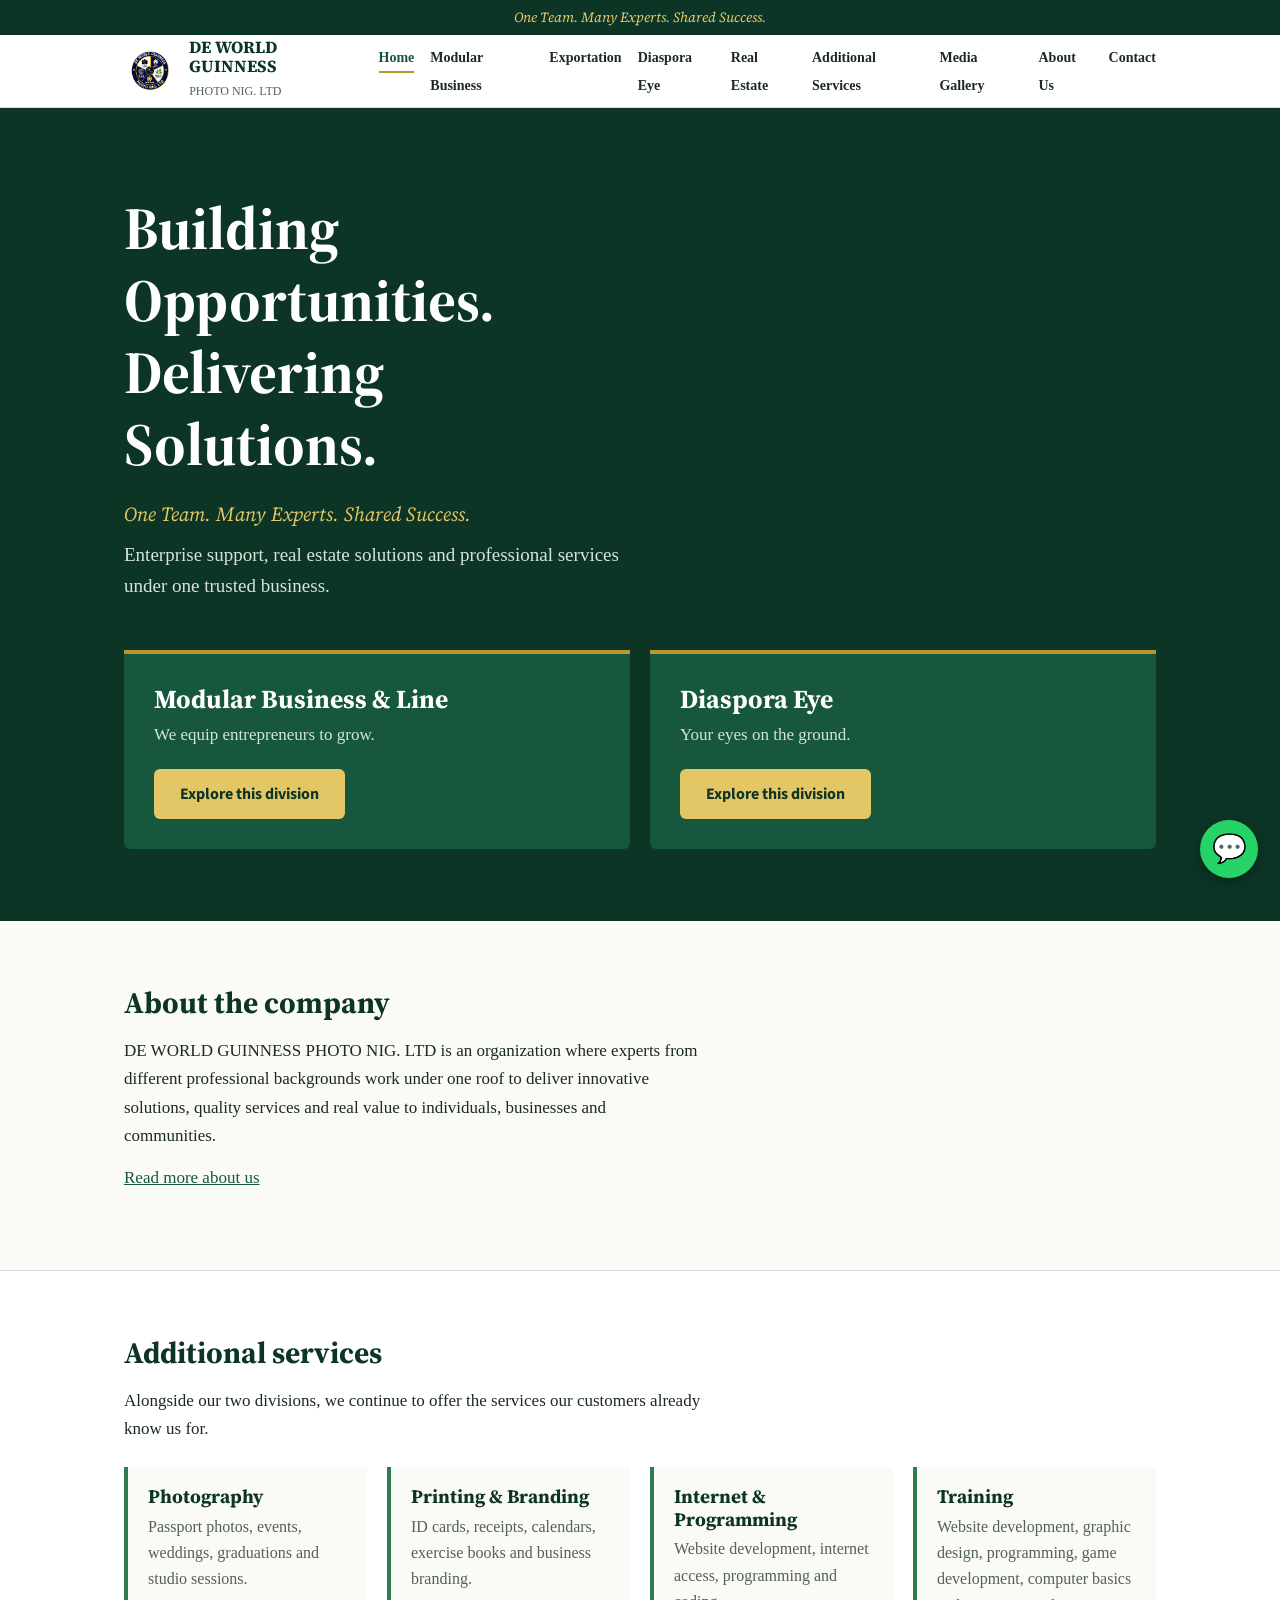
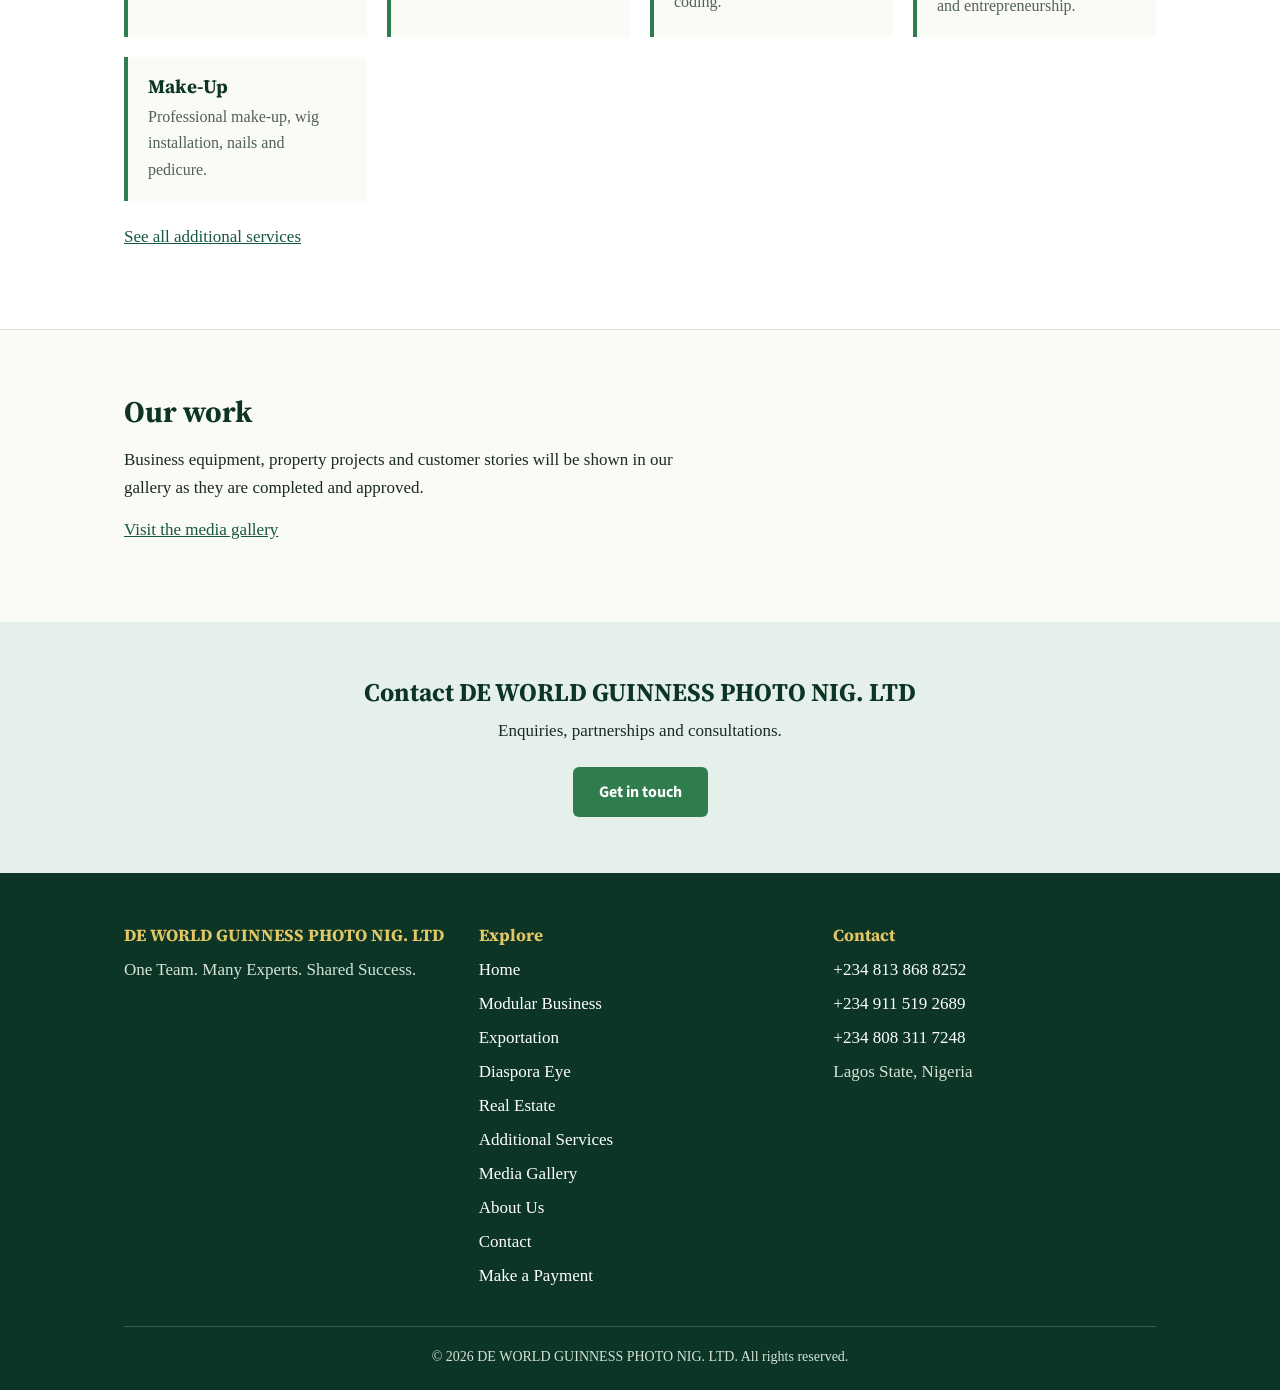
<file: index.html>
<!DOCTYPE html>
<html lang="en">
<head>
<meta charset="UTF-8">
<meta name="viewport" content="width=device-width, initial-scale=1.0">
<title>Home | DE WORLD GUINNESS PHOTO NIG. LTD</title>
<meta name="description" content="Enterprise support, real estate solutions and professional services under one trusted business.">
<link rel="icon" href="images/logo.png">
<link rel="stylesheet" href="css/style.css">
<link rel="stylesheet" href="css/responsive.css">
</head>
<body>
<div id="site-header"></div>
<main>

<section class="hero"><div class="container">
<h1>Building Opportunities. Delivering Solutions.</h1>
<p class="tag">One Team. Many Experts. Shared Success.</p>
<p class="lead">Enterprise support, real estate solutions and professional services under one trusted business.</p>
<div class="divisions">
<div class="division"><h2>Modular Business &amp; Line</h2><p>We equip entrepreneurs to grow.</p><a class="btn btn-gold" href="modular-business.html">Explore this division</a></div>
<div class="division"><h2>Diaspora Eye</h2><p>Your eyes on the ground.</p><a class="btn btn-gold" href="diaspora-eye.html">Explore this division</a></div>
</div></div></section>
<section class="section"><div class="container">
<h2>About the company</h2>
<p>DE WORLD GUINNESS PHOTO NIG. LTD is an organization where experts from different professional backgrounds work under one roof to deliver innovative solutions, quality services and real value to individuals, businesses and communities.</p>
<p><a href="about.html">Read more about us</a></p>
</div></section>
<section class="section alt"><div class="container">
<h2>Additional services</h2>
<p>Alongside our two divisions, we continue to offer the services our customers already know us for.</p>
<div class="cols"><div class="item"><h3>Photography</h3><p>Passport photos, events, weddings, graduations and studio sessions.</p></div><div class="item"><h3>Printing &amp; Branding</h3><p>ID cards, receipts, calendars, exercise books and business branding.</p></div><div class="item"><h3>Internet &amp; Programming</h3><p>Website development, internet access, programming and coding.</p></div><div class="item"><h3>Training</h3><p>Website development, graphic design, programming, game development, computer basics and entrepreneurship.</p></div><div class="item"><h3>Make-Up</h3><p>Professional make-up, wig installation, nails and pedicure.</p></div></div>
<p style="margin-top:22px"><a href="additional-services.html">See all additional services</a></p>
</div></section>
<section class="section"><div class="container">
<h2>Our work</h2>
<p>Business equipment, property projects and customer stories will be shown in our gallery as they are completed and approved.</p>
<p><a href="gallery.html">Visit the media gallery</a></p>
</div></section>
<section class="cta"><div class="container"><h2>Contact DE WORLD GUINNESS PHOTO NIG. LTD</h2><p>Enquiries, partnerships and consultations.</p><a class="btn" href="contact.html">Get in touch</a></div></section>
</main>
<div id="site-footer"></div>
<script src="js/navigation.js"></script>
<script src="js/script.js"></script>
</body>
</html>
</file>
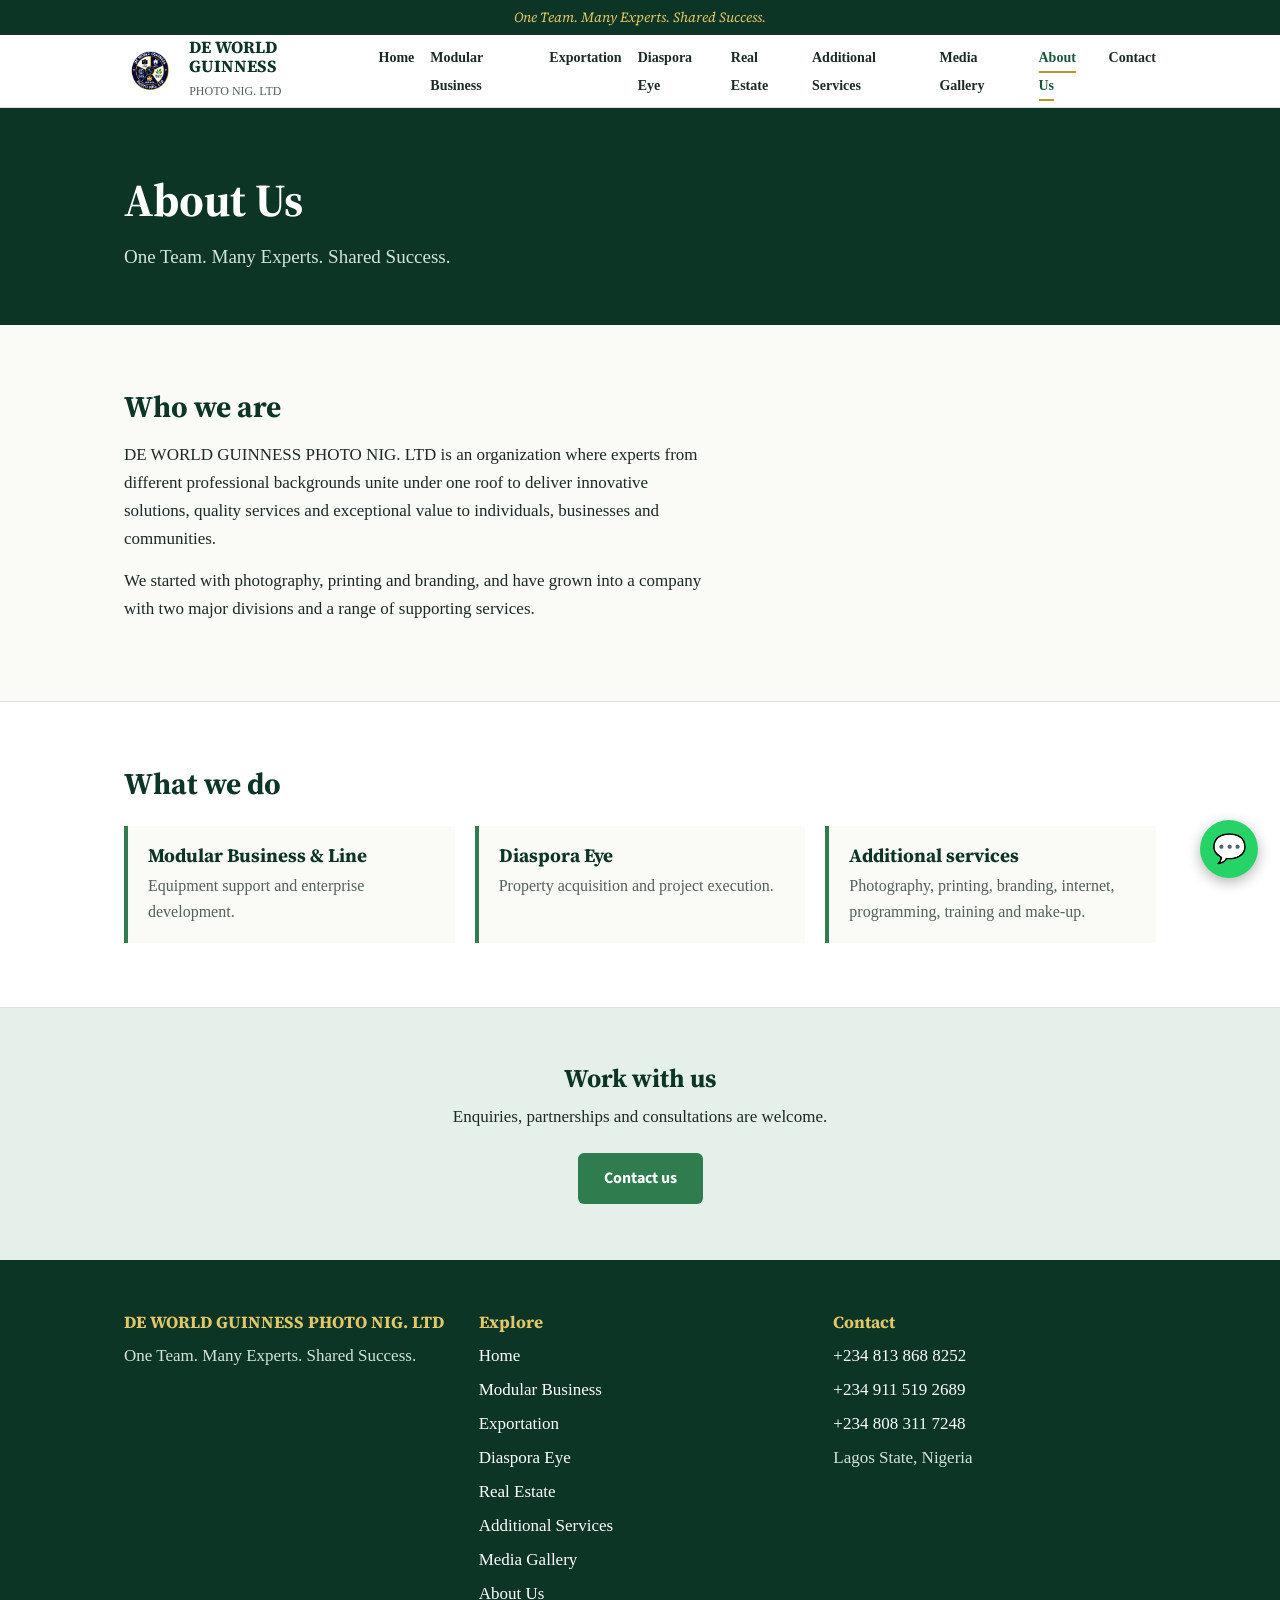
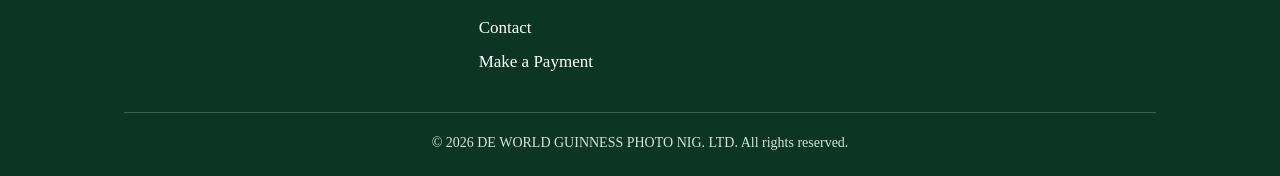
<file: about.html>
<!DOCTYPE html>
<html lang="en">
<head>
<meta charset="UTF-8">
<meta name="viewport" content="width=device-width, initial-scale=1.0">
<title>About Us | DE WORLD GUINNESS PHOTO NIG. LTD</title>
<meta name="description" content="About DE WORLD GUINNESS PHOTO NIG. LTD.">
<link rel="icon" href="images/logo.png">
<link rel="stylesheet" href="css/style.css">
<link rel="stylesheet" href="css/responsive.css">
</head>
<body>
<div id="site-header"></div>
<main>
<section class="page-hero"><div class="container"><h1>About Us</h1><p>One Team. Many Experts. Shared Success.</p></div></section>
<section class="section"><div class="container"><h2>Who we are</h2>
<p>DE WORLD GUINNESS PHOTO NIG. LTD is an organization where experts from different professional backgrounds unite under one roof to deliver innovative solutions, quality services and exceptional value to individuals, businesses and communities.</p>
<p>We started with photography, printing and branding, and have grown into a company with two major divisions and a range of supporting services.</p></div></section>
<section class="section alt"><div class="container"><h2>What we do</h2><div class="cols"><div class="item"><h3>Modular Business &amp; Line</h3><p>Equipment support and enterprise development.</p></div><div class="item"><h3>Diaspora Eye</h3><p>Property acquisition and project execution.</p></div><div class="item"><h3>Additional services</h3><p>Photography, printing, branding, internet, programming, training and make-up.</p></div></div></div></section><section class="cta"><div class="container"><h2>Work with us</h2><p>Enquiries, partnerships and consultations are welcome.</p><a class="btn" href="contact.html">Contact us</a></div></section>
</main>
<div id="site-footer"></div>
<script src="js/navigation.js"></script>
<script src="js/script.js"></script>
</body>
</html>
</file>
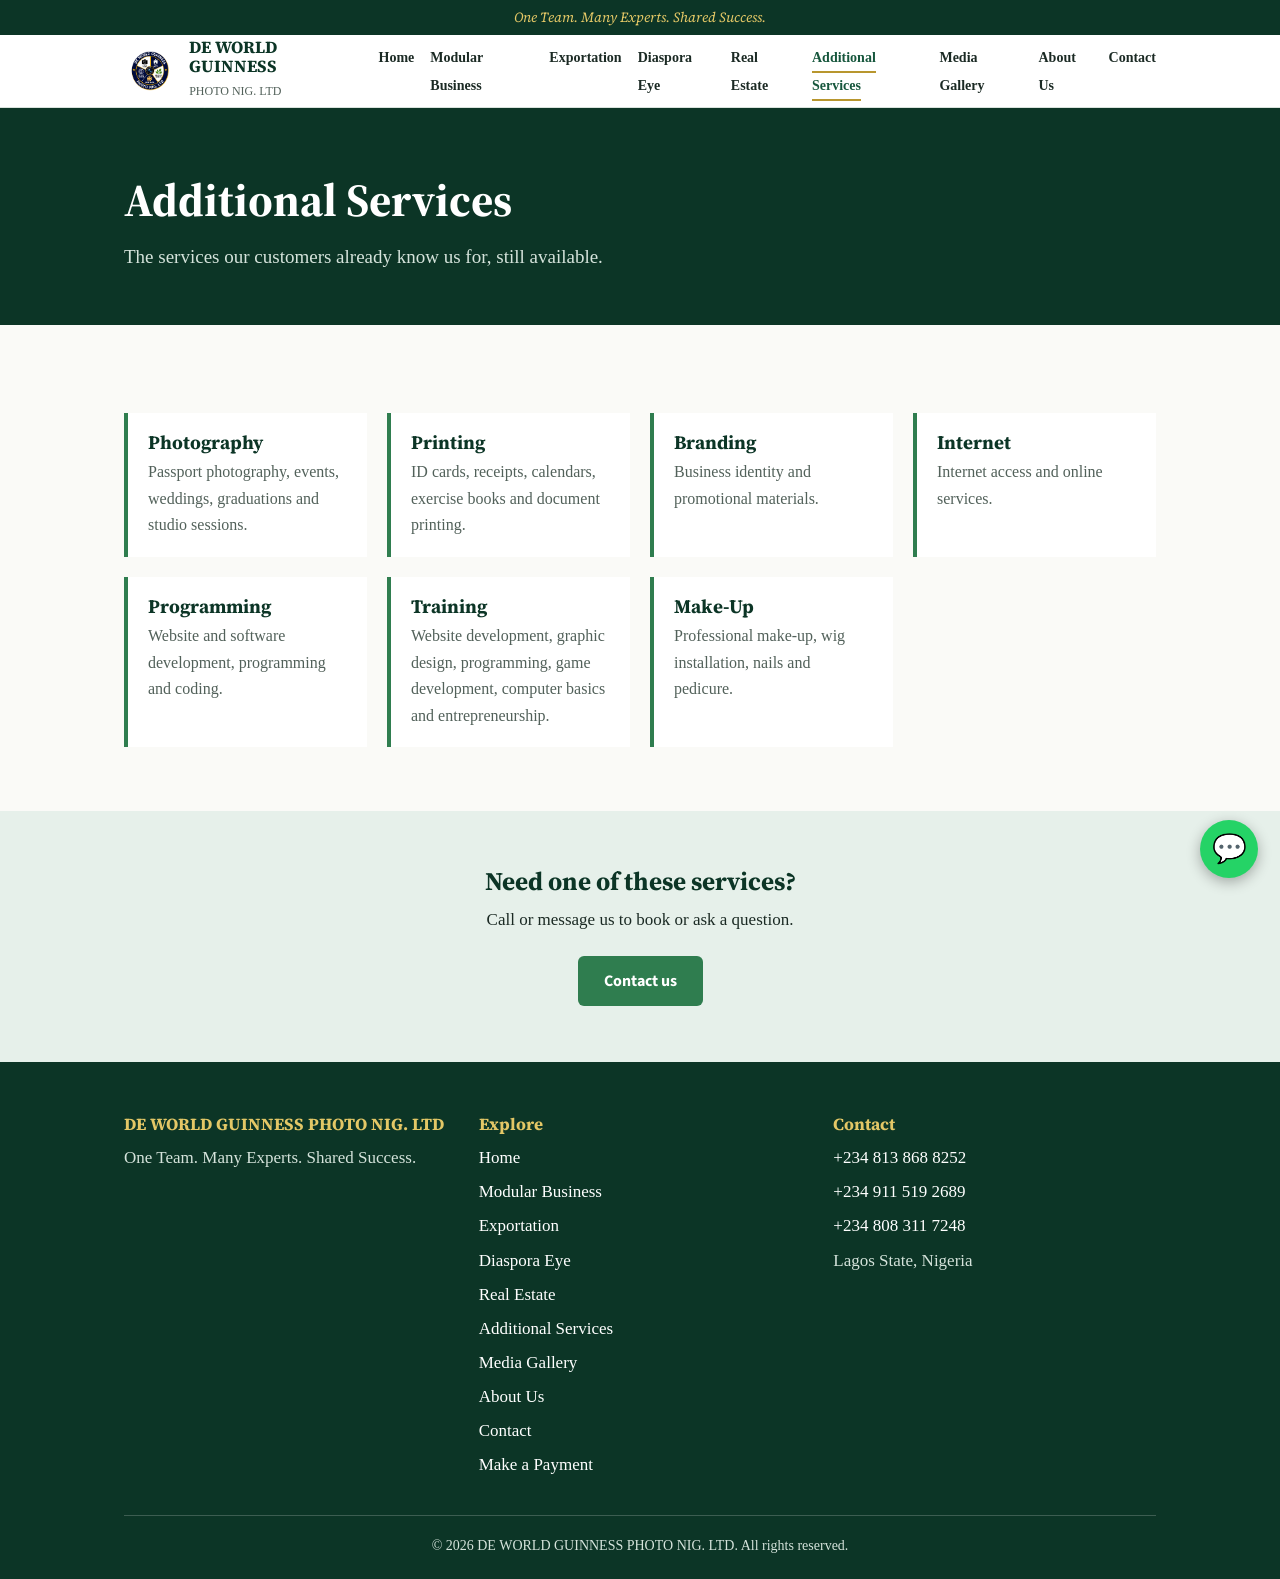
<file: additional-services.html>
<!DOCTYPE html>
<html lang="en">
<head>
<meta charset="UTF-8">
<meta name="viewport" content="width=device-width, initial-scale=1.0">
<title>Additional Services | DE WORLD GUINNESS PHOTO NIG. LTD</title>
<meta name="description" content="Photography, printing, branding, internet services, programming, training and make-up.">
<link rel="icon" href="images/logo.png">
<link rel="stylesheet" href="css/style.css">
<link rel="stylesheet" href="css/responsive.css">
</head>
<body>
<div id="site-header"></div>
<main>
<section class="page-hero"><div class="container"><h1>Additional Services</h1><p>The services our customers already know us for, still available.</p></div></section><section class="section"><div class="container"><div class="cols"><div class="item"><h3>Photography</h3><p>Passport photography, events, weddings, graduations and studio sessions.</p></div><div class="item"><h3>Printing</h3><p>ID cards, receipts, calendars, exercise books and document printing.</p></div><div class="item"><h3>Branding</h3><p>Business identity and promotional materials.</p></div><div class="item"><h3>Internet</h3><p>Internet access and online services.</p></div><div class="item"><h3>Programming</h3><p>Website and software development, programming and coding.</p></div><div class="item"><h3>Training</h3><p>Website development, graphic design, programming, game development, computer basics and entrepreneurship.</p></div><div class="item"><h3>Make-Up</h3><p>Professional make-up, wig installation, nails and pedicure.</p></div></div></div></section><section class="cta"><div class="container"><h2>Need one of these services?</h2><p>Call or message us to book or ask a question.</p><a class="btn" href="contact.html">Contact us</a></div></section>
</main>
<div id="site-footer"></div>
<script src="js/navigation.js"></script>
<script src="js/script.js"></script>
</body>
</html>
</file>
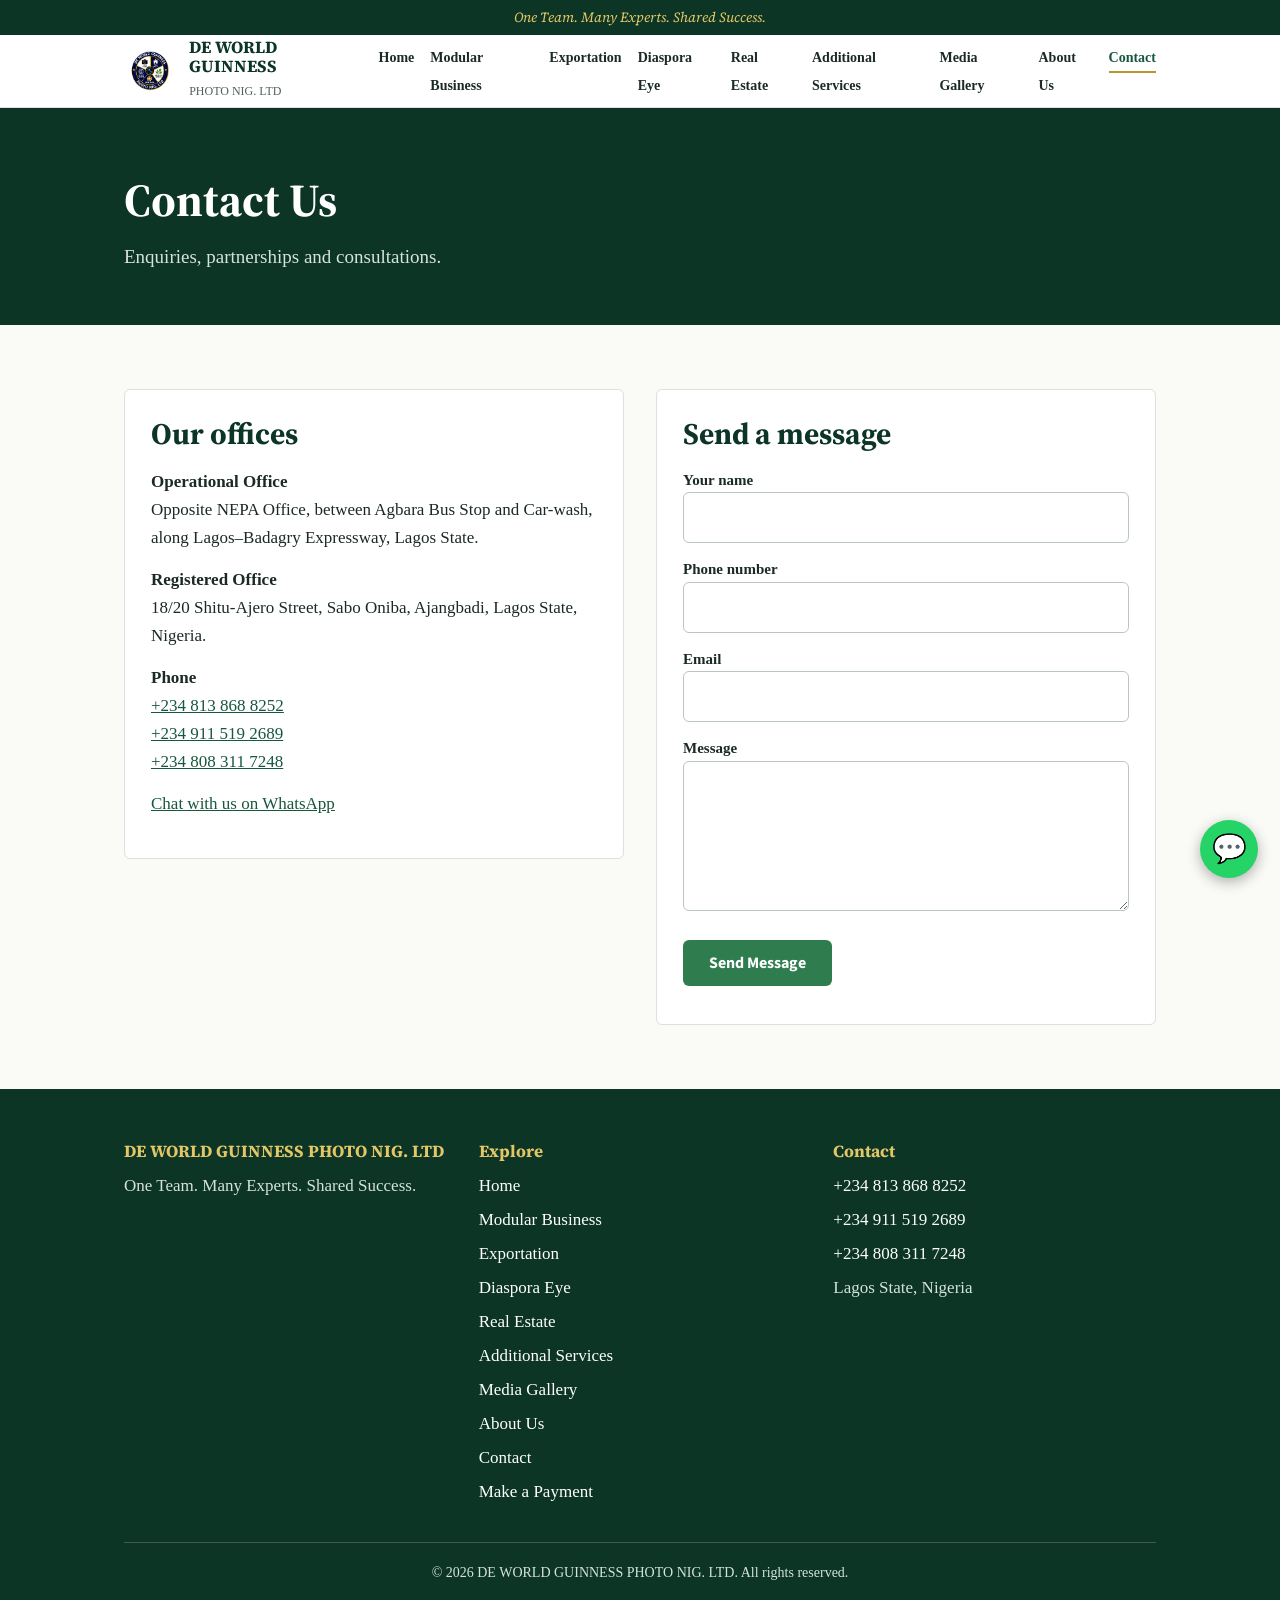
<file: contact.html>
<!DOCTYPE html>
<html lang="en">
<head>
<meta charset="UTF-8">
<meta name="viewport" content="width=device-width, initial-scale=1.0">
<title>Contact | DE WORLD GUINNESS PHOTO NIG. LTD</title>
<meta name="description" content="Contact DE WORLD GUINNESS PHOTO NIG. LTD for enquiries, partnerships and consultations.">
<link rel="icon" href="images/logo.png">
<link rel="stylesheet" href="css/style.css">
<link rel="stylesheet" href="css/responsive.css">
</head>
<body>
<div id="site-header"></div>
<main>
<section class="page-hero"><div class="container"><h1>Contact Us</h1><p>Enquiries, partnerships and consultations.</p></div></section>
<section class="section"><div class="container two">
<div class="card contact-list"><h2>Our offices</h2>
<p><strong>Operational Office</strong><br>Opposite NEPA Office, between Agbara Bus Stop and Car-wash, along Lagos–Badagry Expressway, Lagos State.</p>
<p><strong>Registered Office</strong><br>18/20 Shitu-Ajero Street, Sabo Oniba, Ajangbadi, Lagos State, Nigeria.</p>
<p><strong>Phone</strong><br><a href="tel:+2348138688252">+234 813 868 8252</a><br><a href="tel:+2349115192689">+234 911 519 2689</a><br><a href="tel:+2348083117248">+234 808 311 7248</a></p>
<p><a href="https://wa.me/2348138688252" target="_blank" rel="noopener">Chat with us on WhatsApp</a></p></div>
<div class="card"><h2>Send a message</h2><form data-subject="Website Enquiry"><label>Your name<input type="text" data-label="Your name" required></label><label>Phone number<input type="tel" data-label="Phone number"></label><label>Email<input type="email" data-label="Email"></label><label>Message<textarea rows="5" data-label="Message" required></textarea></label><button class="btn" type="submit">Send Message</button><p class="form-status" role="status"></p></form></div></div></section>
</main>
<div id="site-footer"></div>
<script src="js/navigation.js"></script>
<script src="js/script.js"></script>
<script src="js/forms.js"></script>
</body>
</html>
</file>
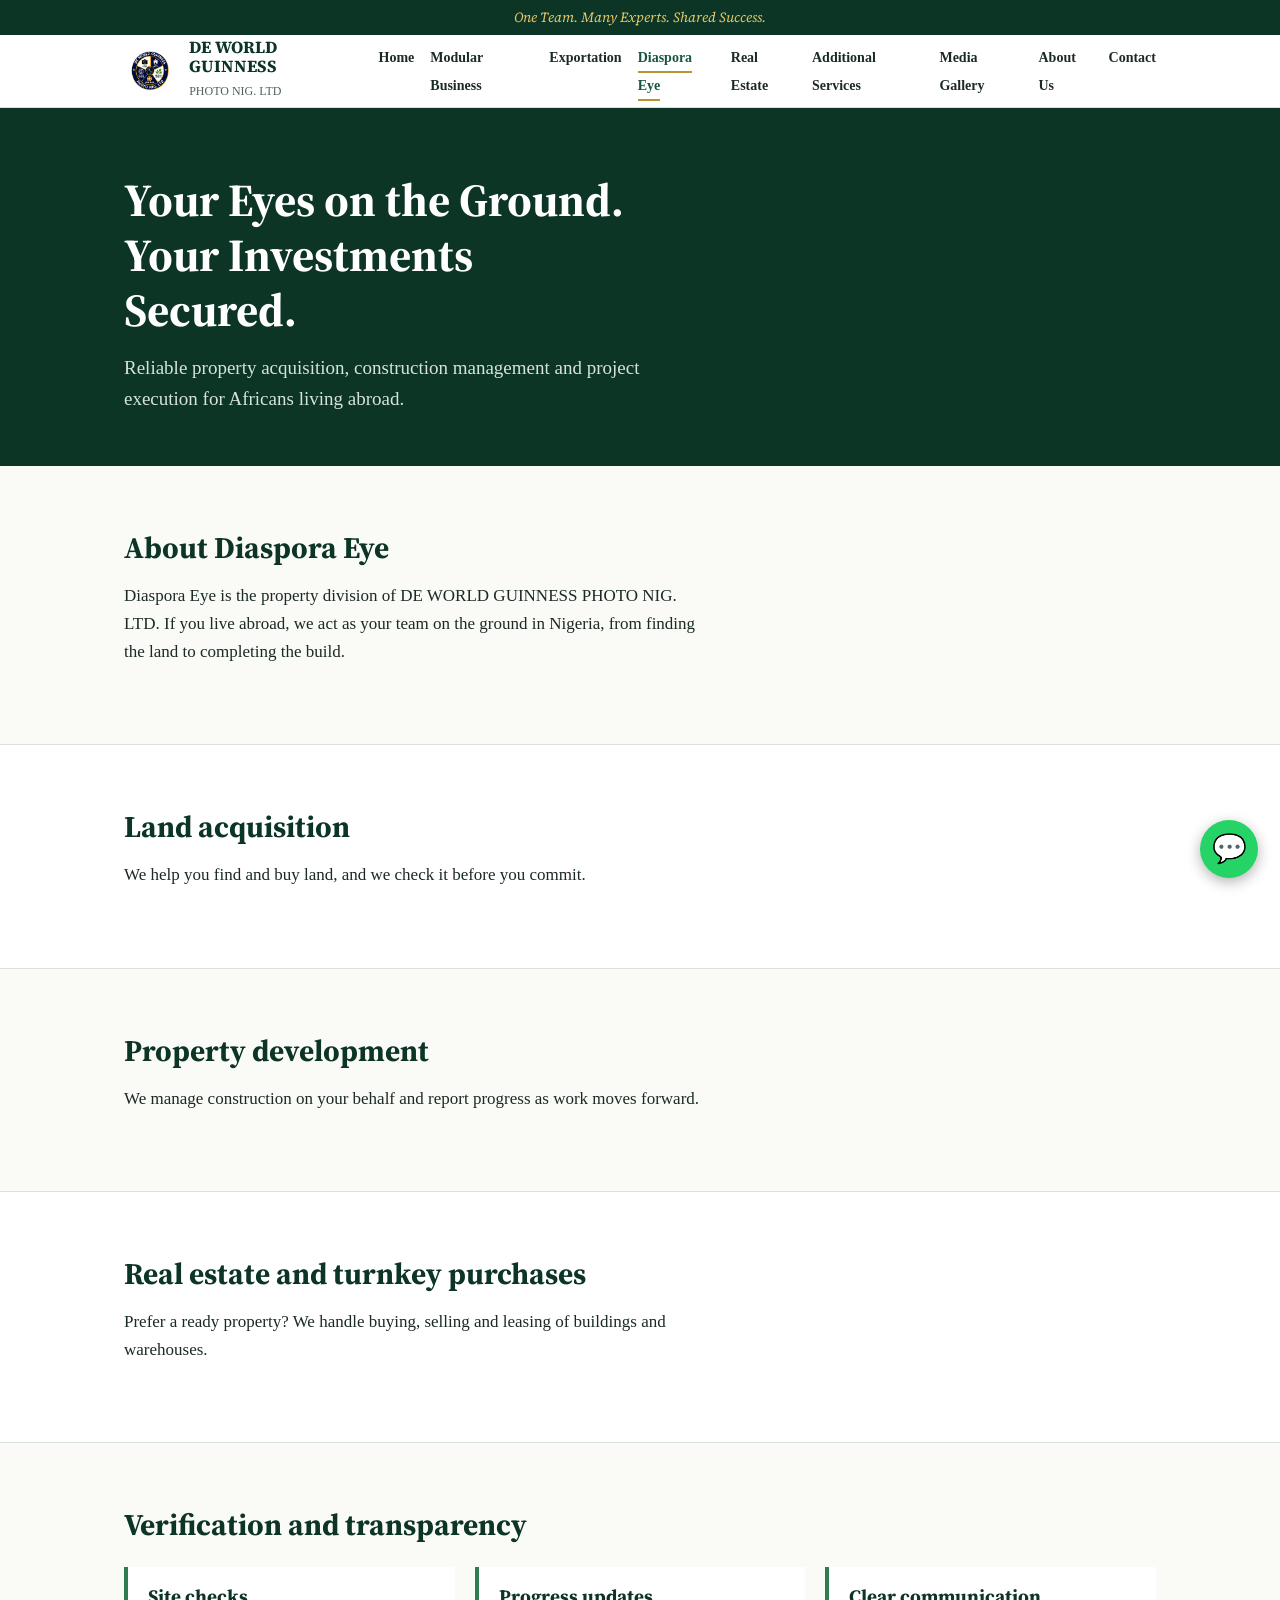
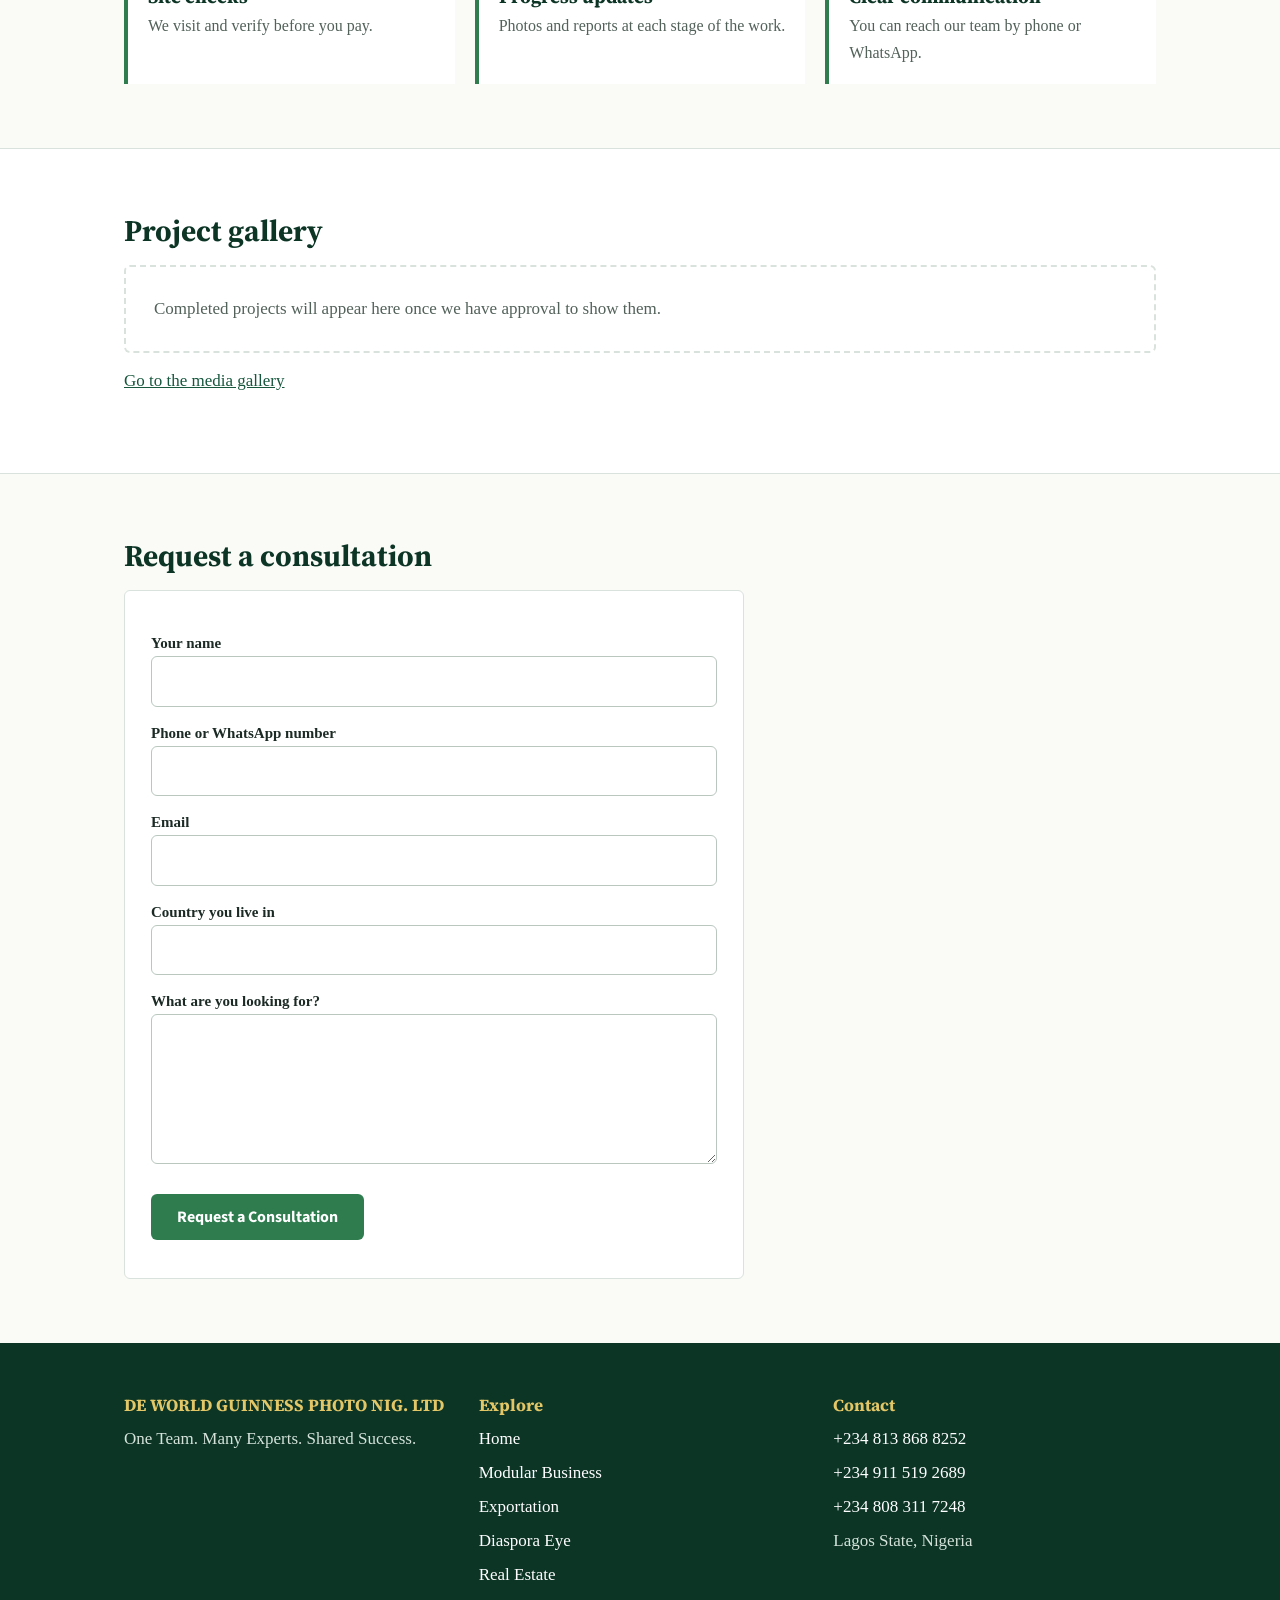
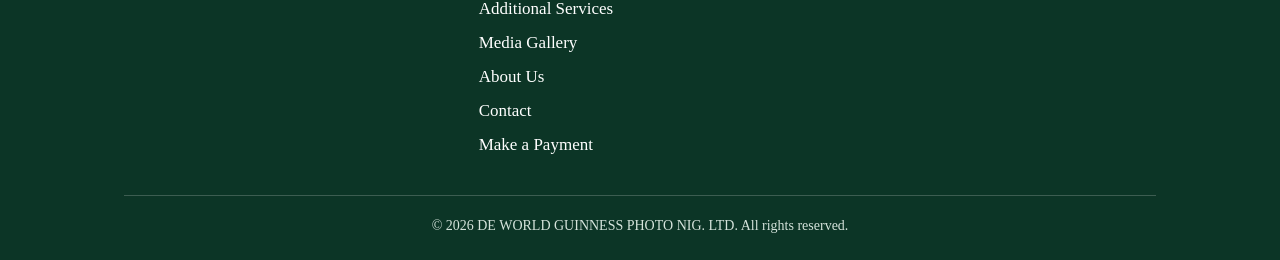
<file: diaspora-eye.html>
<!DOCTYPE html>
<html lang="en">
<head>
<meta charset="UTF-8">
<meta name="viewport" content="width=device-width, initial-scale=1.0">
<title>Diaspora Eye | DE WORLD GUINNESS PHOTO NIG. LTD</title>
<meta name="description" content="Property acquisition, construction management and project execution for Africans living abroad.">
<link rel="icon" href="images/logo.png">
<link rel="stylesheet" href="css/style.css">
<link rel="stylesheet" href="css/responsive.css">
</head>
<body>
<div id="site-header"></div>
<main>
<section class="page-hero"><div class="container"><h1>Your Eyes on the Ground. Your Investments Secured.</h1><p>Reliable property acquisition, construction management and project execution for Africans living abroad.</p></div></section>
<section class="section" id="about"><div class="container"><h2>About Diaspora Eye</h2>
<p>Diaspora Eye is the property division of DE WORLD GUINNESS PHOTO NIG. LTD. If you live abroad, we act as your team on the ground in Nigeria, from finding the land to completing the build.</p></div></section>
<section class="section alt" id="land"><div class="container"><h2>Land acquisition</h2>
<p>We help you find and buy land, and we check it before you commit.</p></div></section>
<section class="section" id="development"><div class="container"><h2>Property development</h2>
<p>We manage construction on your behalf and report progress as work moves forward.</p></div></section>
<section class="section alt" id="real-estate"><div class="container"><h2>Real estate and turnkey purchases</h2>
<p>Prefer a ready property? We handle buying, selling and leasing of buildings and warehouses.</p></div></section>
<section class="section" id="verification"><div class="container"><h2>Verification and transparency</h2><div class="cols"><div class="item"><h3>Site checks</h3><p>We visit and verify before you pay.</p></div><div class="item"><h3>Progress updates</h3><p>Photos and reports at each stage of the work.</p></div><div class="item"><h3>Clear communication</h3><p>You can reach our team by phone or WhatsApp.</p></div></div></div></section>
<section class="section alt" id="projects"><div class="container"><h2>Project gallery</h2>
<div class="empty">Completed projects will appear here once we have approval to show them.</div>
<p style="margin-top:14px"><a href="gallery.html">Go to the media gallery</a></p></div></section>
<section class="section" id="consultation"><div class="container"><h2>Request a consultation</h2>
<div class="card" style="max-width:620px"><form data-subject="Diaspora Eye Consultation Request"><label>Your name<input type="text" data-label="Your name" required></label><label>Phone or WhatsApp number<input type="tel" data-label="Phone or WhatsApp number" required></label><label>Email<input type="email" data-label="Email"></label><label>Country you live in<input type="text" data-label="Country you live in"></label><label>What are you looking for?<textarea rows="5" data-label="What are you looking for?" required></textarea></label><button class="btn" type="submit">Request a Consultation</button><p class="form-status" role="status"></p></form></div></div></section>
</main>
<div id="site-footer"></div>
<script src="js/navigation.js"></script>
<script src="js/script.js"></script>
<script src="js/forms.js"></script>
</body>
</html>
</file>
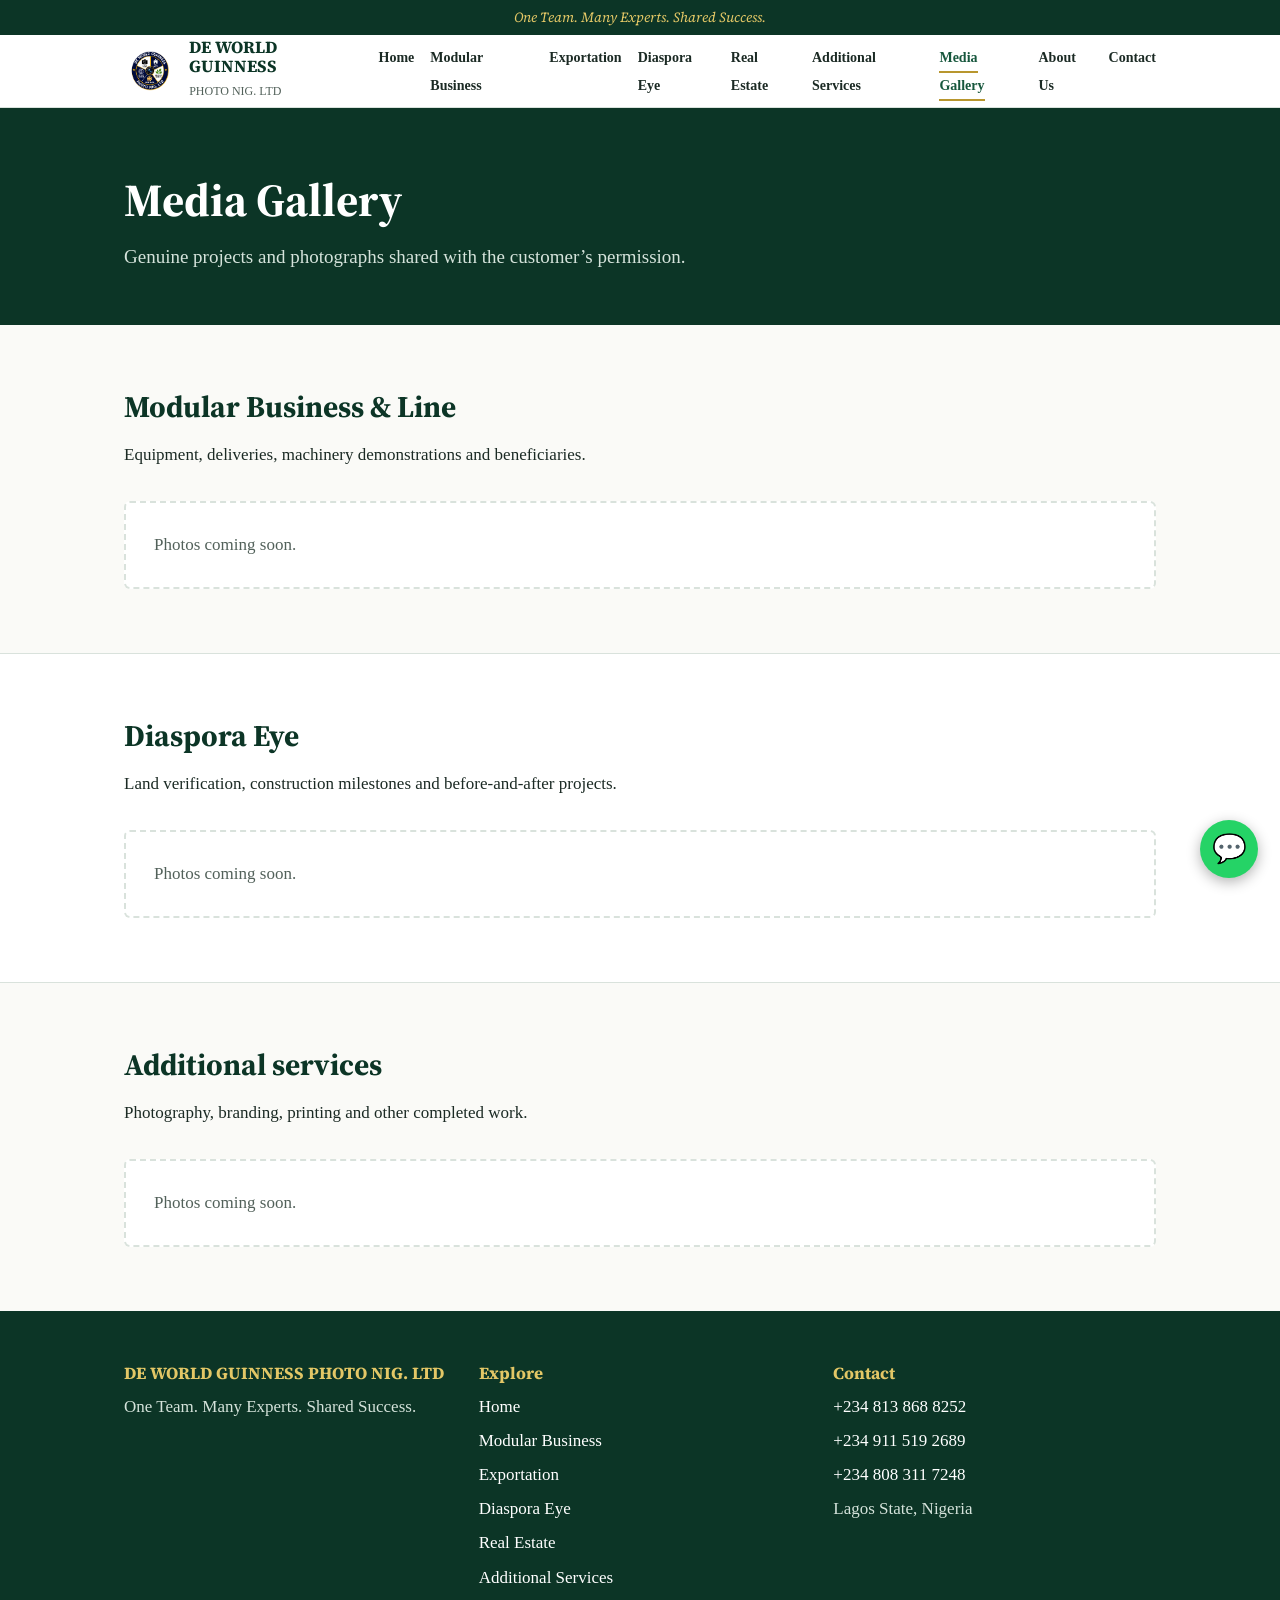
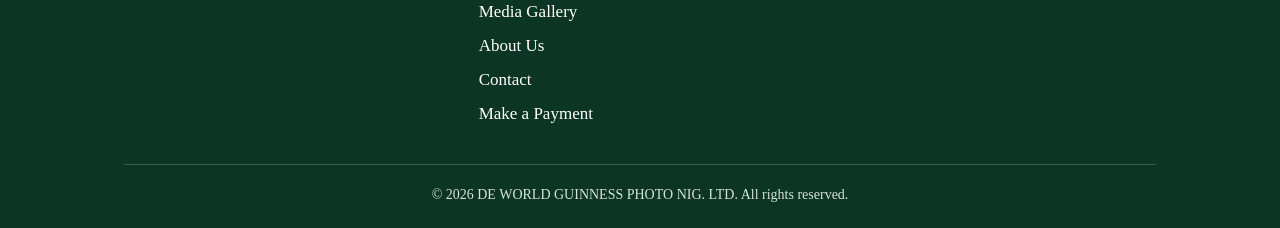
<file: gallery.html>
<!DOCTYPE html>
<html lang="en">
<head>
<meta charset="UTF-8">
<meta name="viewport" content="width=device-width, initial-scale=1.0">
<title>Media Gallery | DE WORLD GUINNESS PHOTO NIG. LTD</title>
<meta name="description" content="Photos from Modular Business & Line, Diaspora Eye and our additional services.">
<link rel="icon" href="images/logo.png">
<link rel="stylesheet" href="css/style.css">
<link rel="stylesheet" href="css/responsive.css">
</head>
<body>
<div id="site-header"></div>
<main>
<section class="page-hero"><div class="container"><h1>Media Gallery</h1><p>Genuine projects and photographs shared with the customer’s permission.</p></div></section><section class="section"><div class="container"><h2>Modular Business &amp; Line</h2><p>Equipment, deliveries, machinery demonstrations and beneficiaries.</p><div class="gallery-grid"><!-- Add photos here: &lt;img src="images/gallery/photo.jpg" alt="Describe the photo"&gt; --></div><div class="empty">Photos coming soon.</div></div></section><section class="section alt"><div class="container"><h2>Diaspora Eye</h2><p>Land verification, construction milestones and before-and-after projects.</p><div class="gallery-grid"><!-- Add photos here: &lt;img src="images/gallery/photo.jpg" alt="Describe the photo"&gt; --></div><div class="empty">Photos coming soon.</div></div></section><section class="section"><div class="container"><h2>Additional services</h2><p>Photography, branding, printing and other completed work.</p><div class="gallery-grid"><!-- Add photos here: &lt;img src="images/gallery/photo.jpg" alt="Describe the photo"&gt; --></div><div class="empty">Photos coming soon.</div></div></section>
</main>
<div id="site-footer"></div>
<script src="js/navigation.js"></script>
<script src="js/script.js"></script>
</body>
</html>
</file>
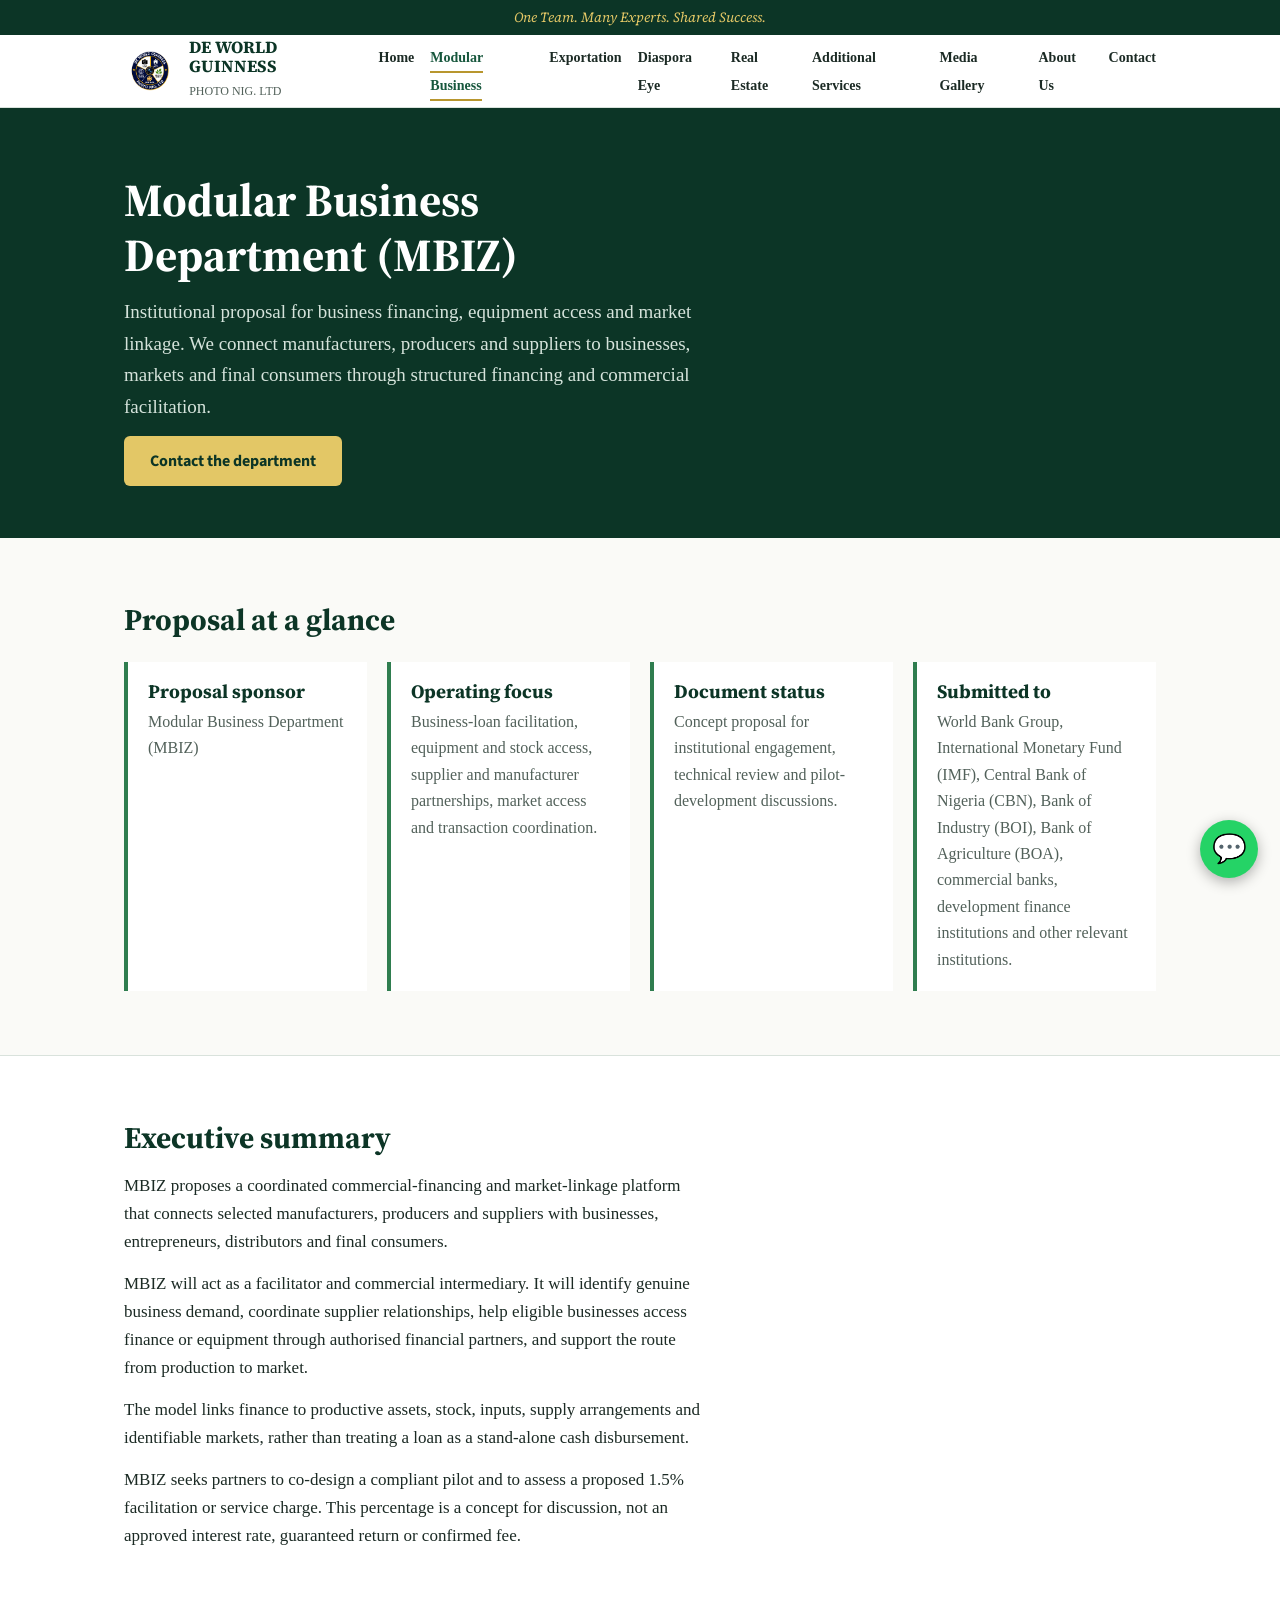
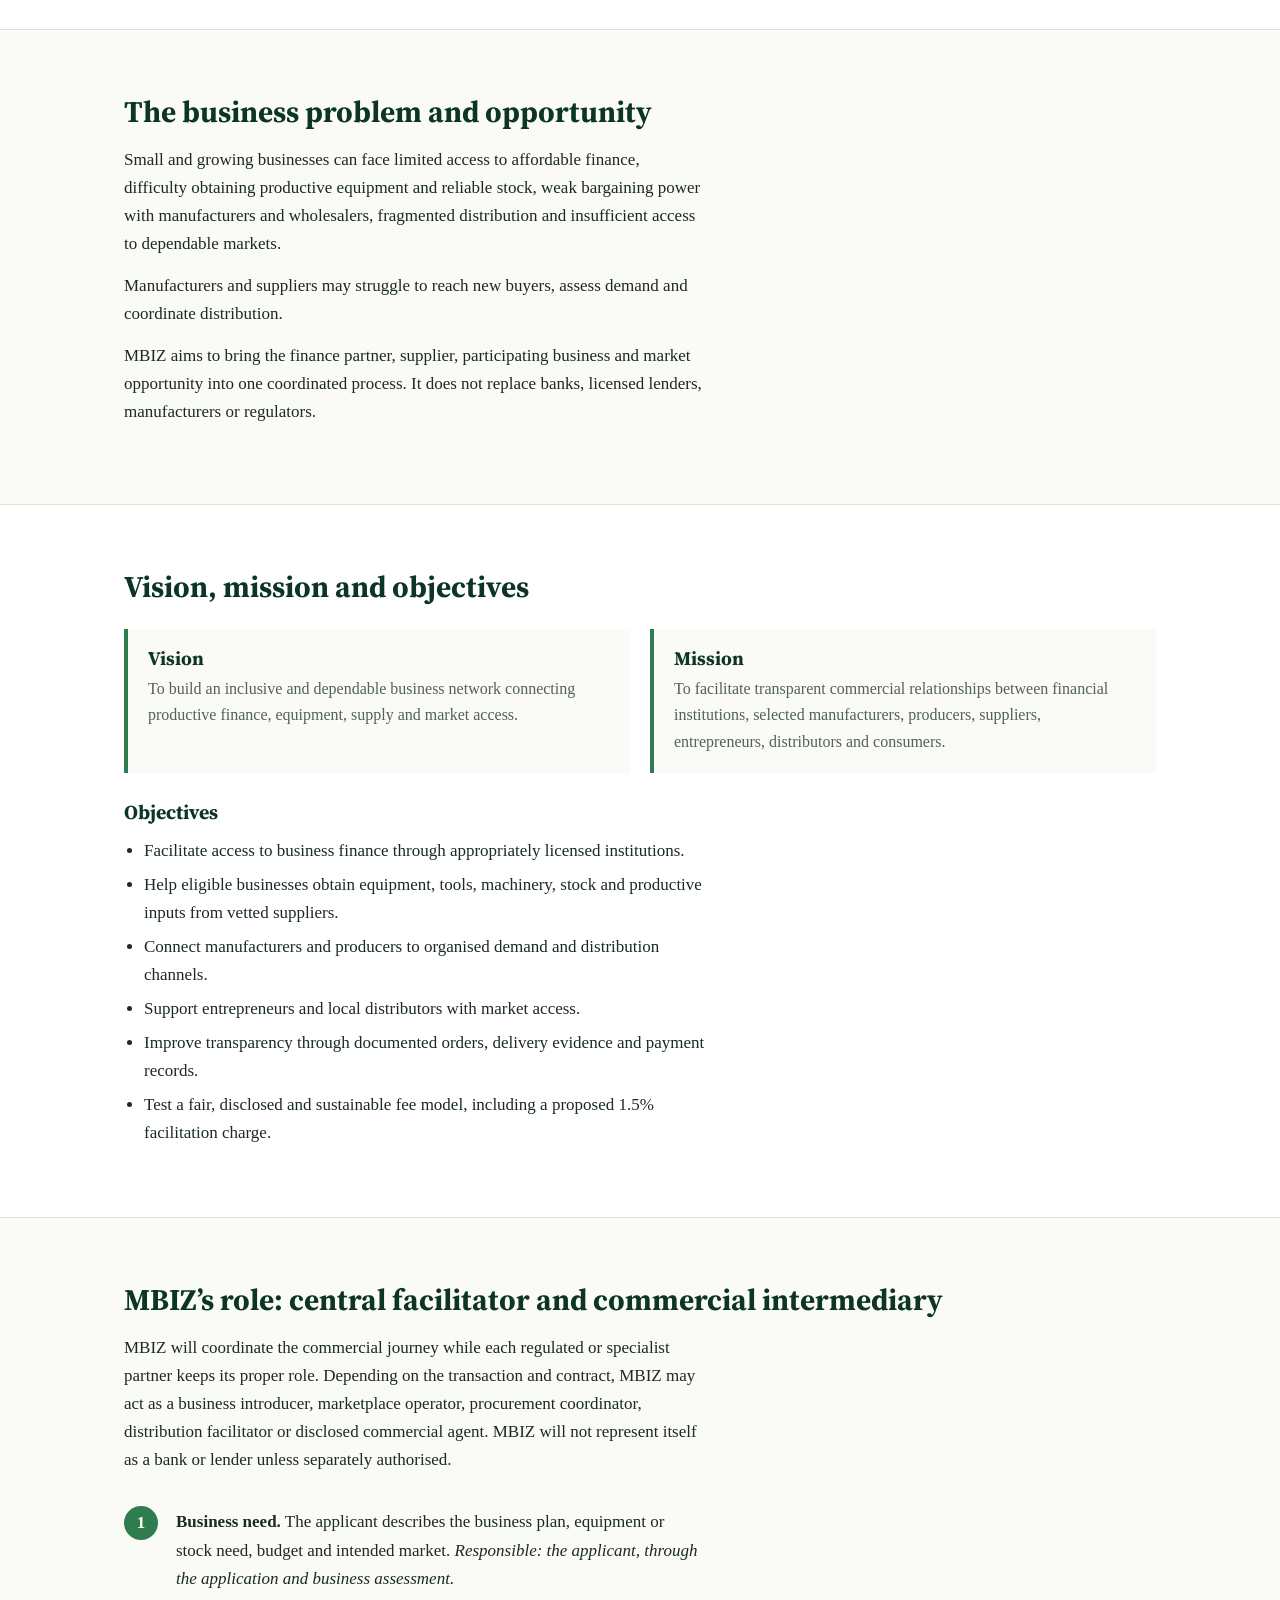
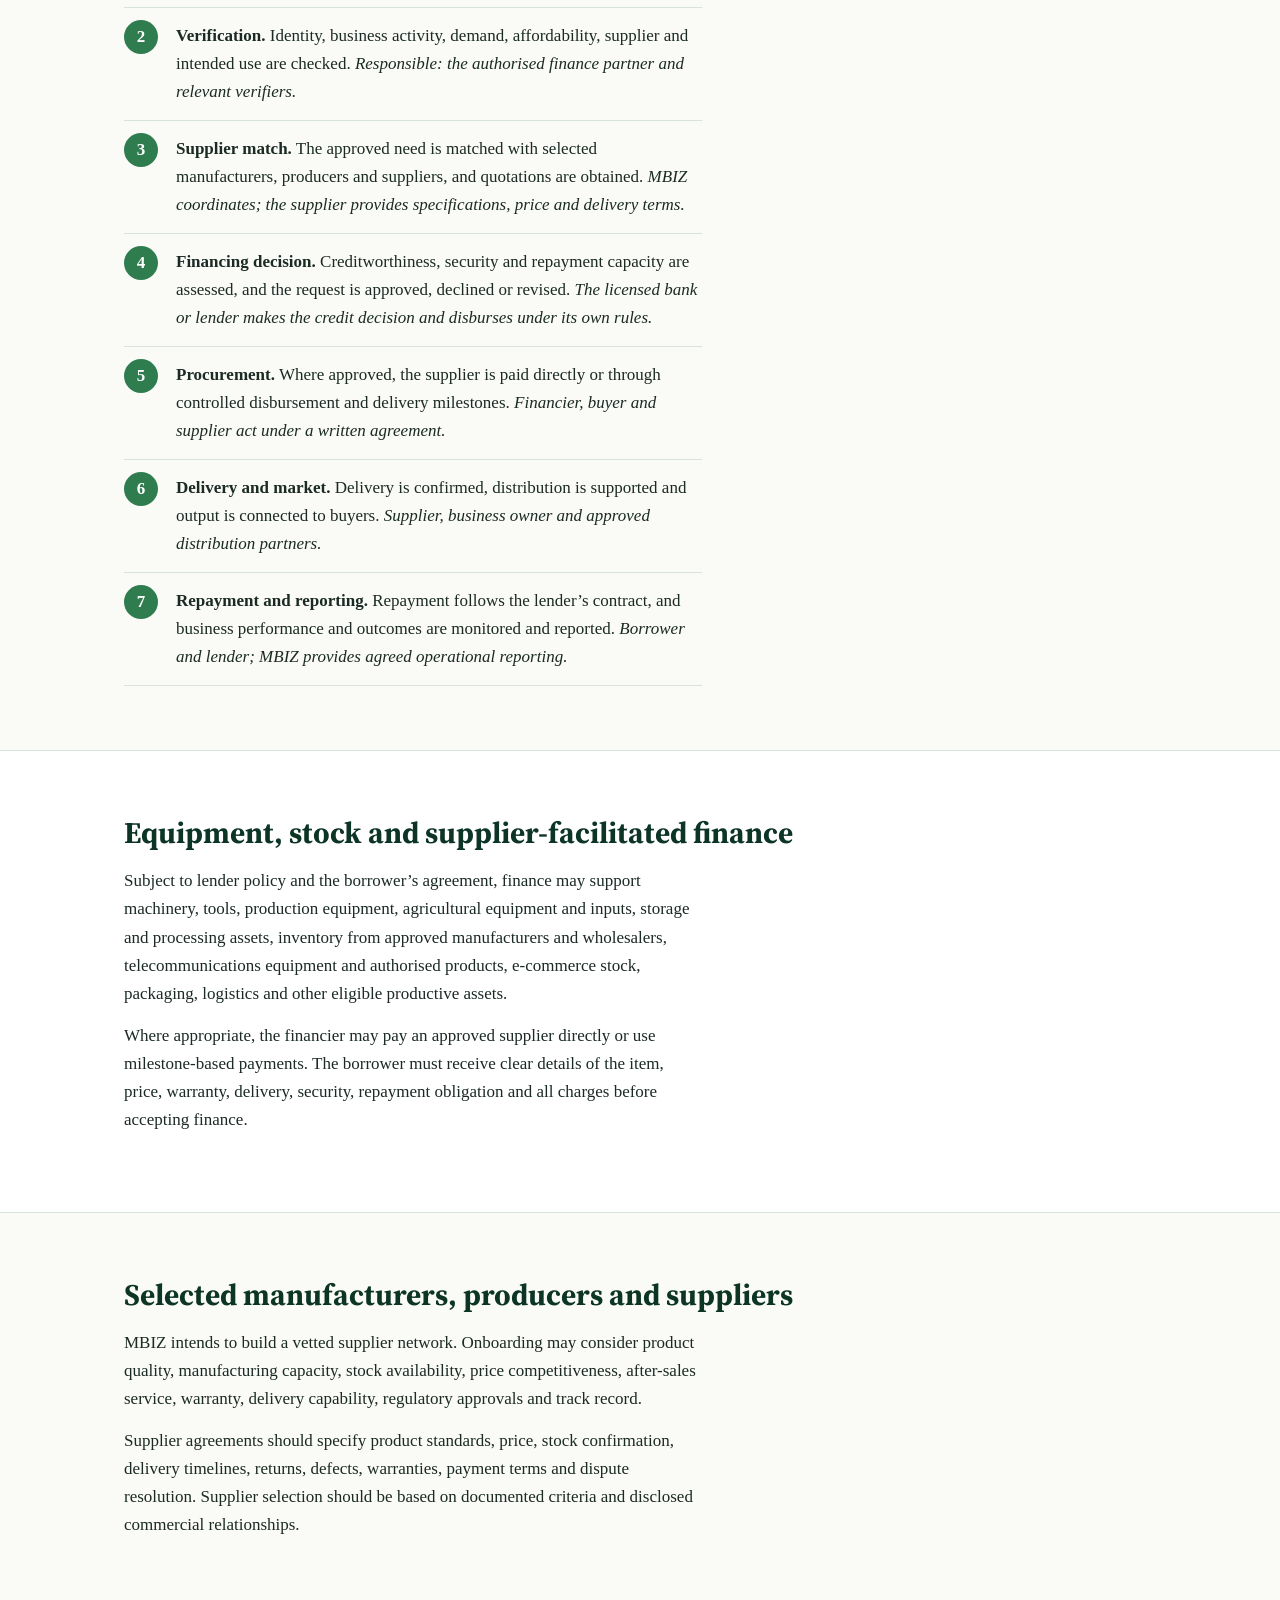
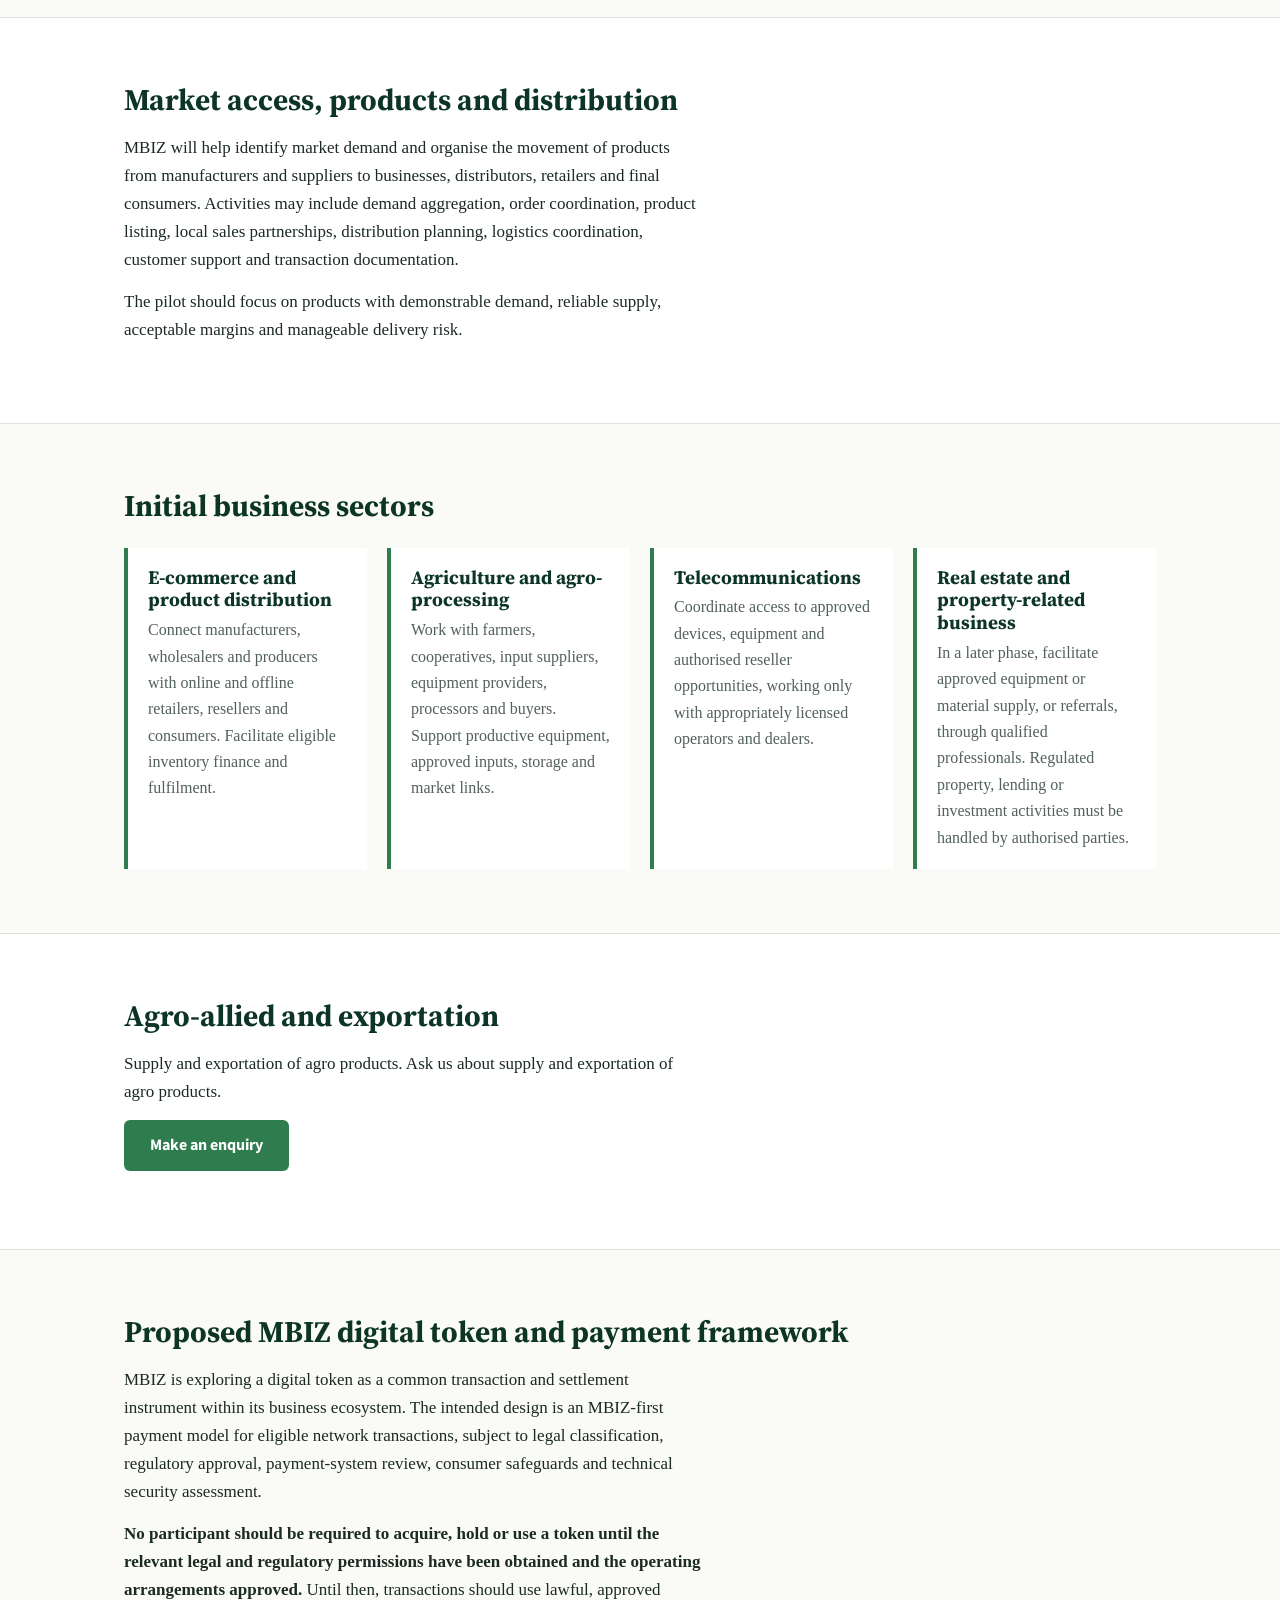
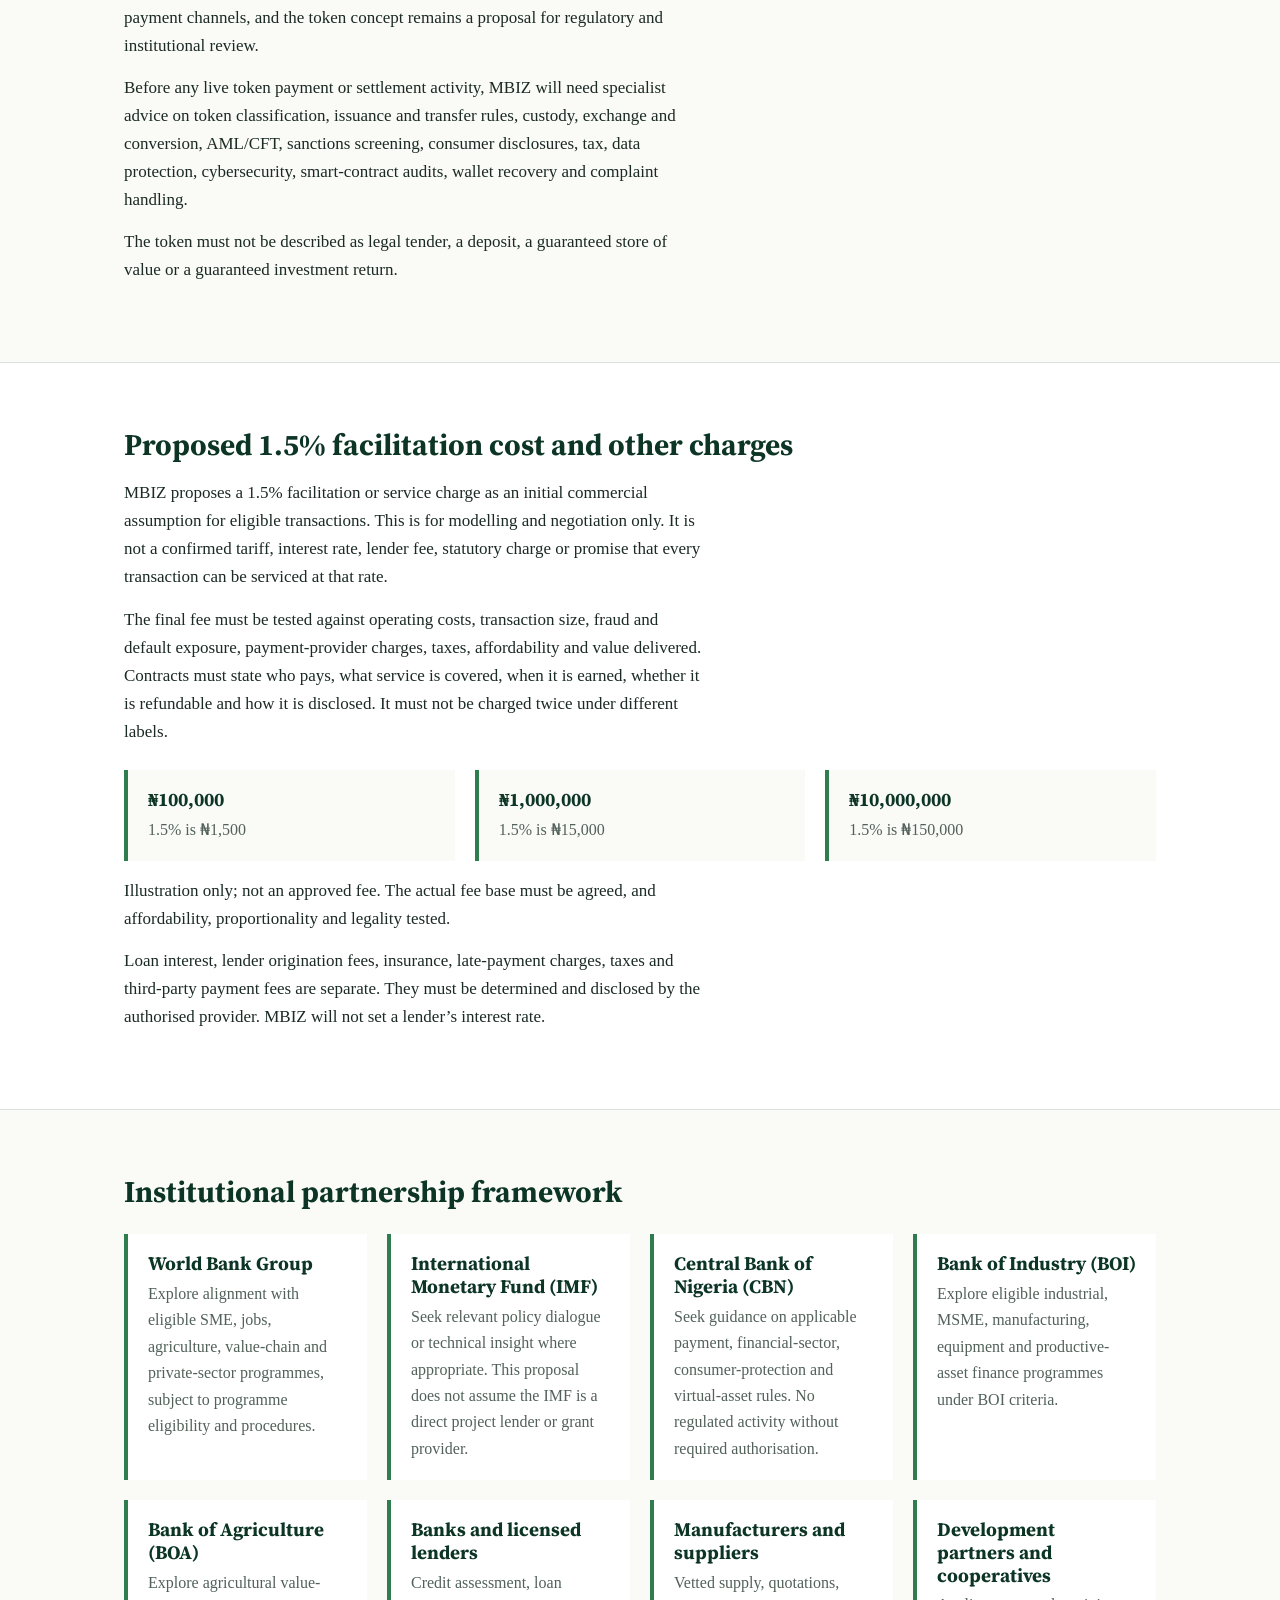
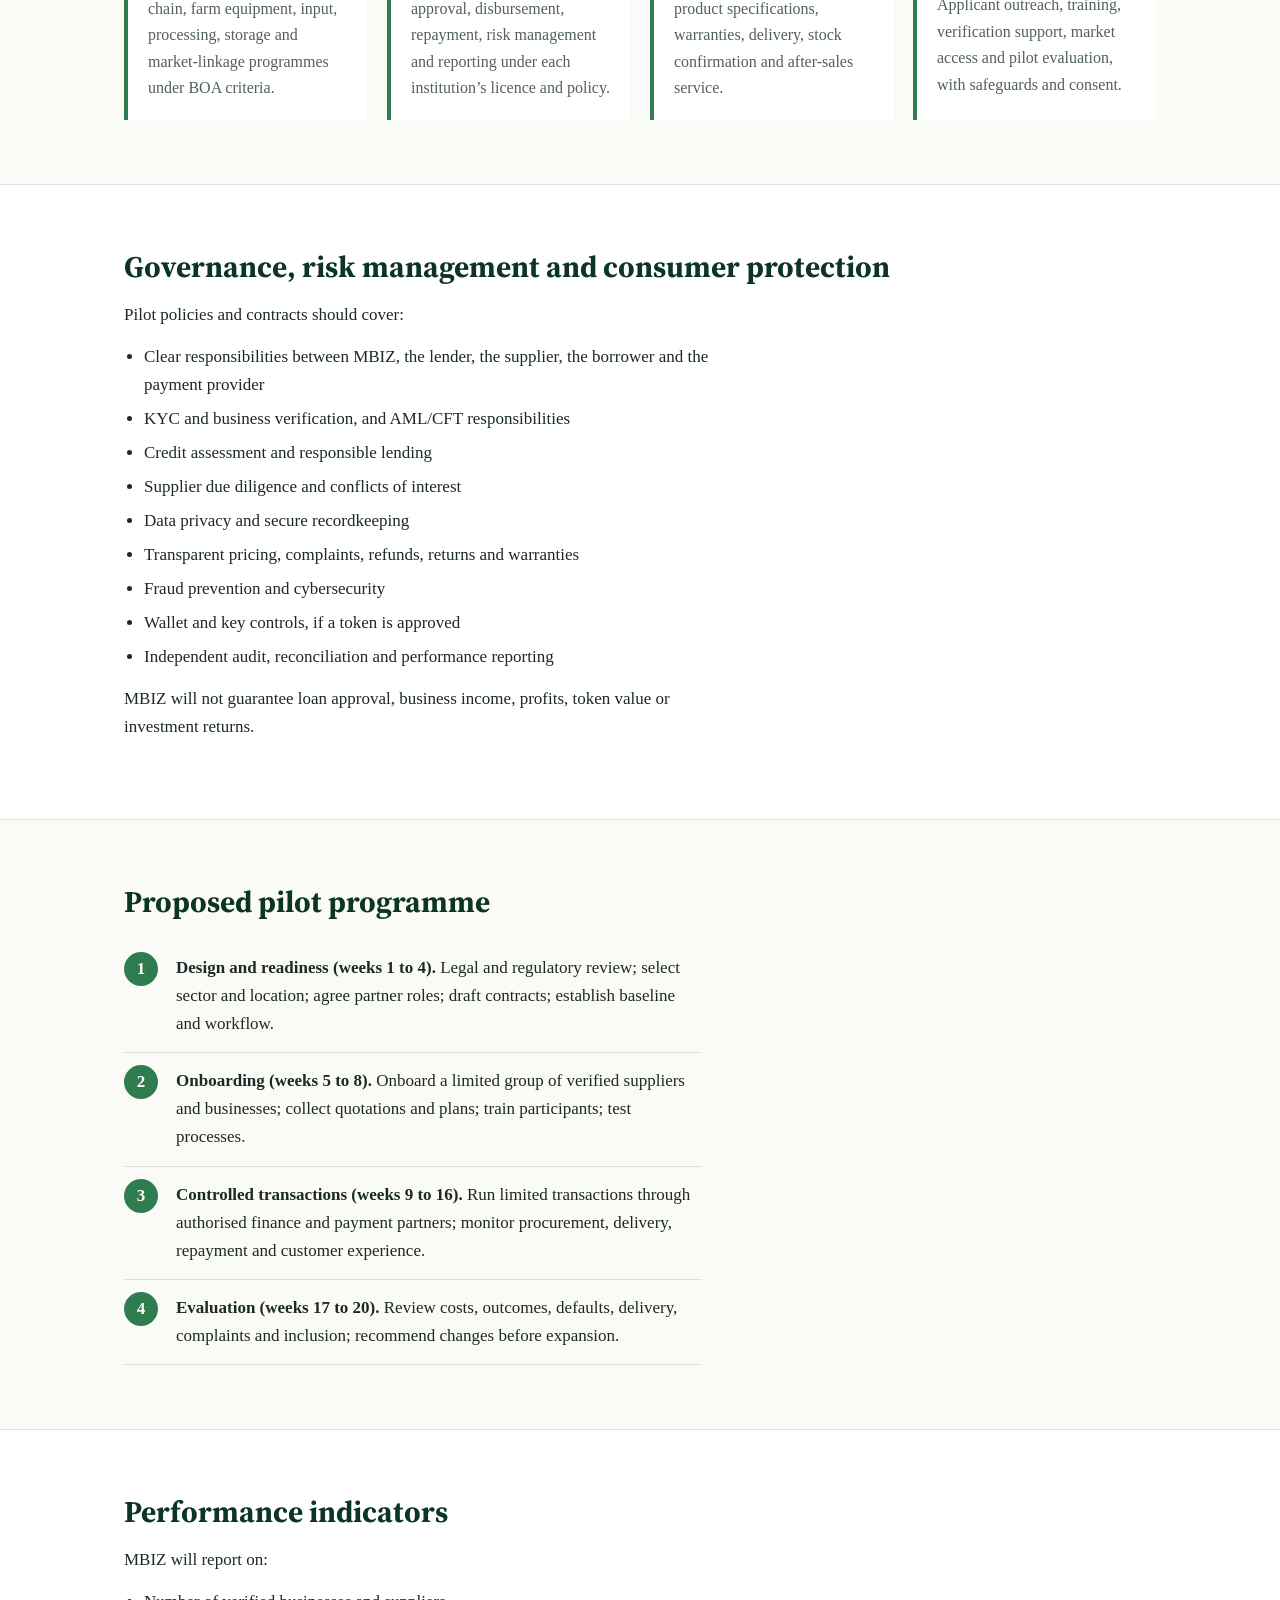
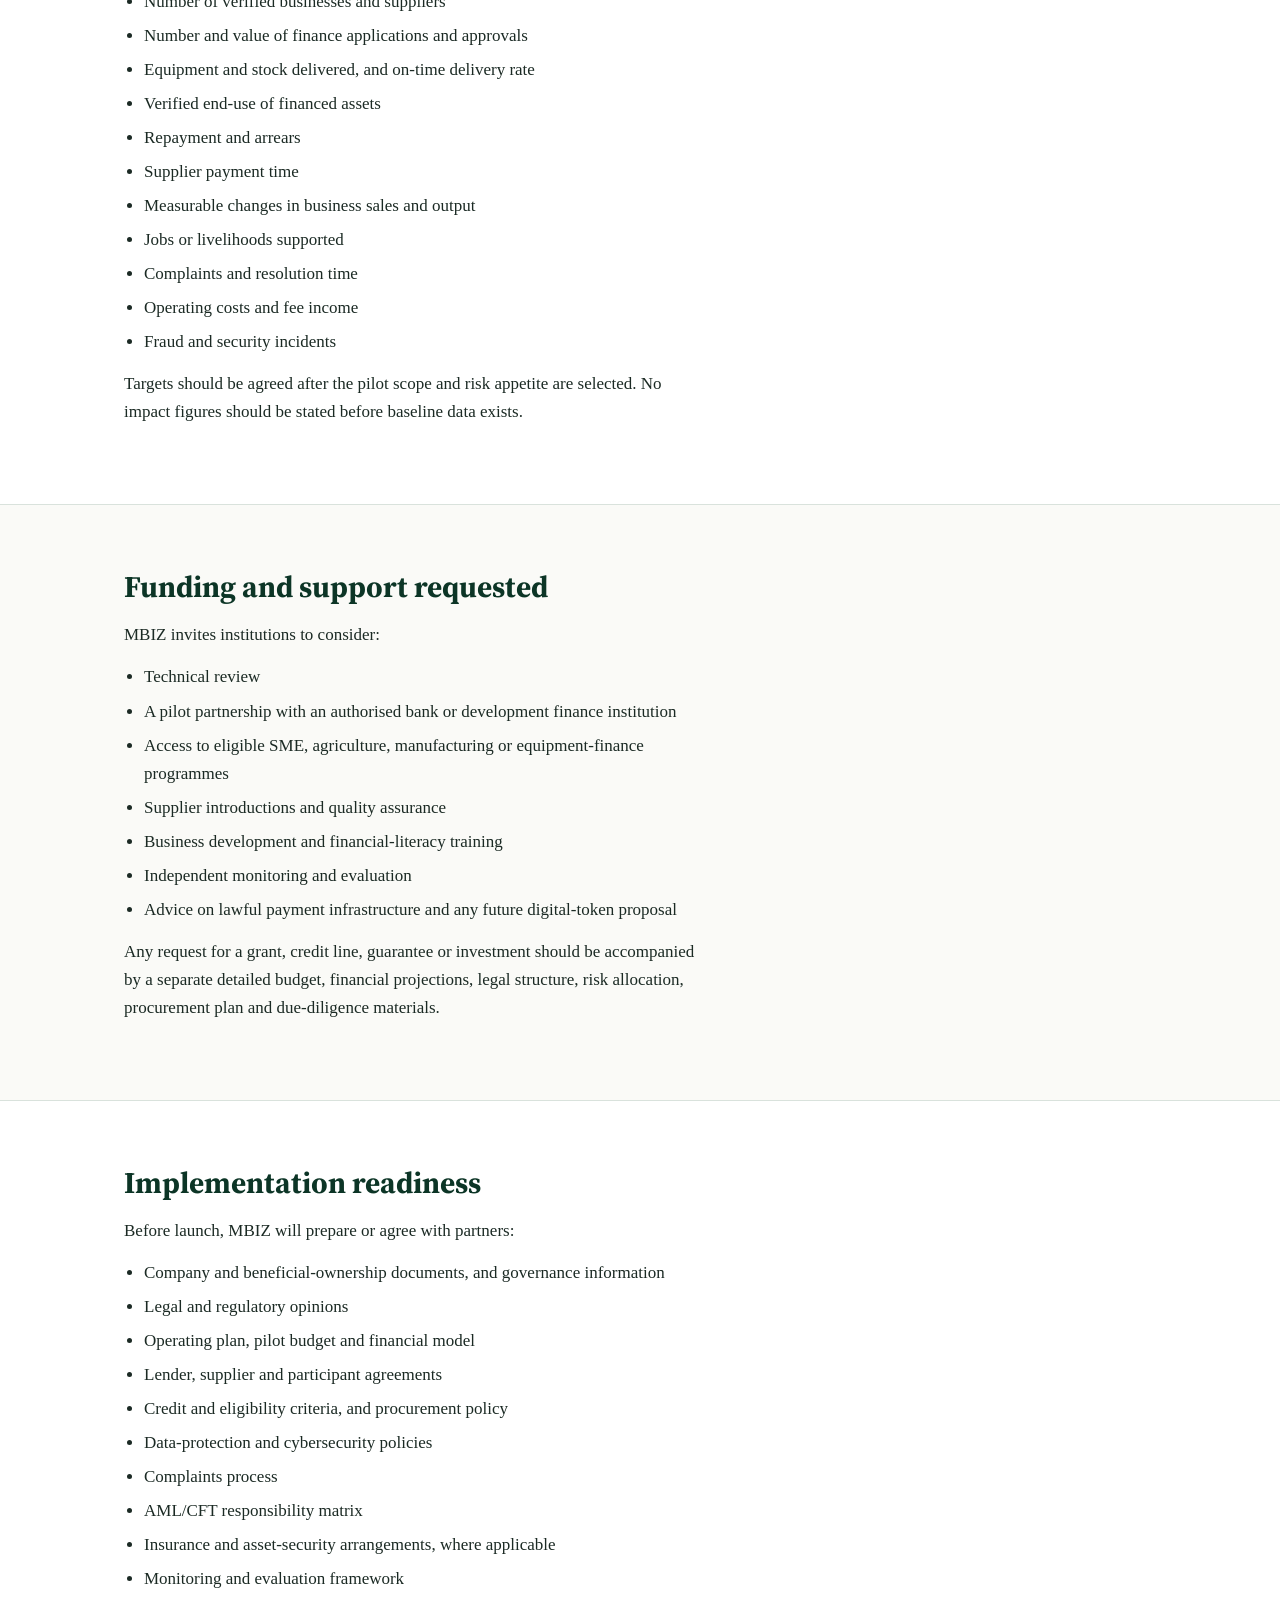
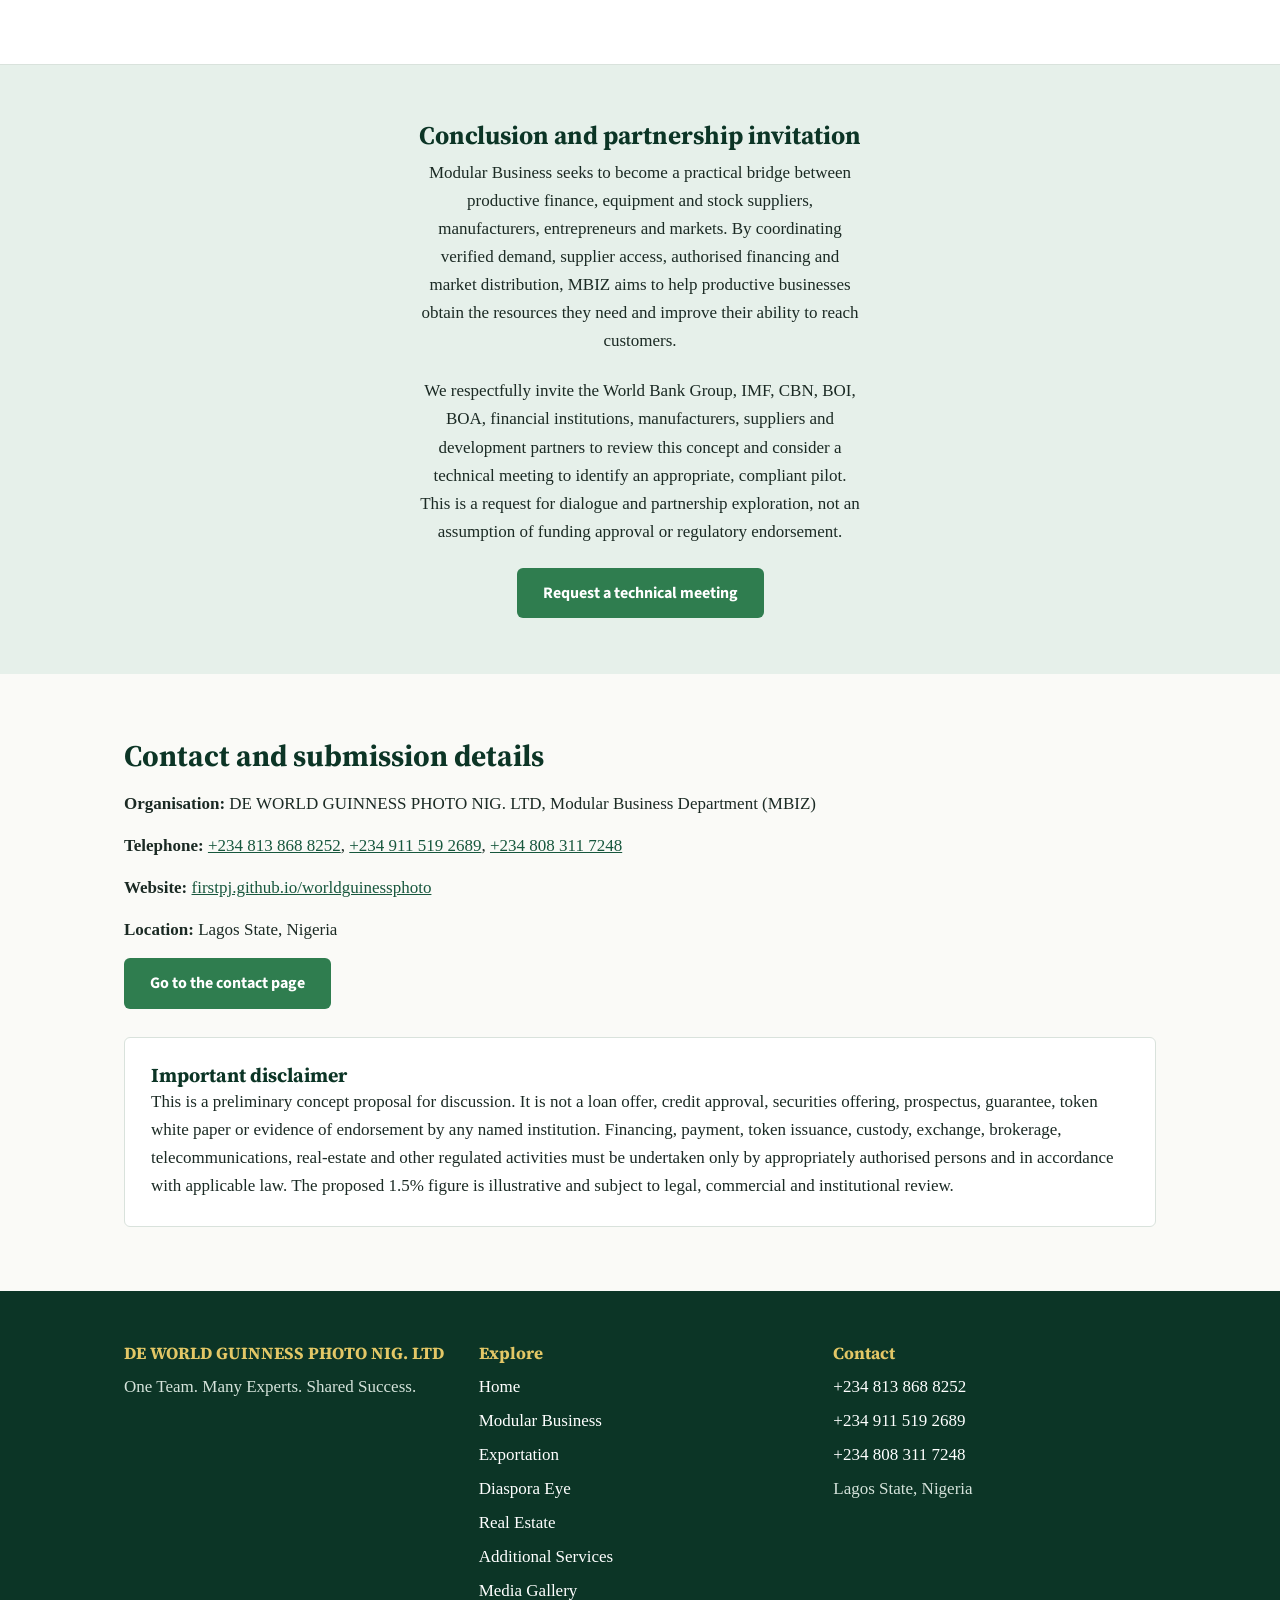
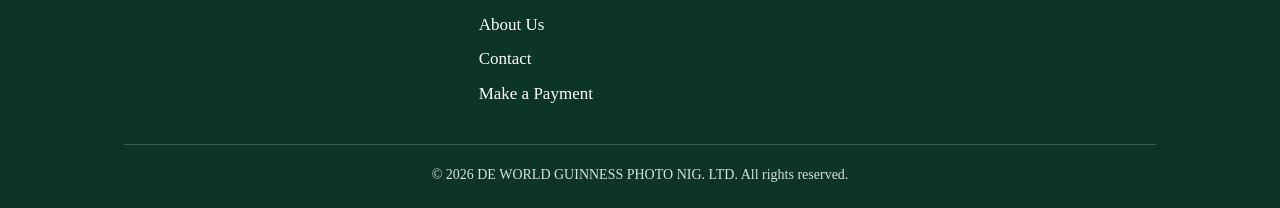
<file: modular-business.html>
<!DOCTYPE html>
<html lang="en">
<head>
<meta charset="utf-8">
<meta name="viewport" content="width=device-width, initial-scale=1">
<title>Modular Business Department | DE WORLD GUINNESS PHOTO NIG. LTD</title>
<meta name="description" content="Modular Business Department (MBIZ): institutional proposal for business financing, equipment access and market linkage.">
<link rel="stylesheet" href="css/style.css">
</head>
<body>
<div id="site-header"></div>
<main>

<section class="page-hero"><div class="container">
<h1>Modular Business Department (MBIZ)</h1>
<p>Institutional proposal for business financing, equipment access and market linkage. We connect manufacturers, producers and suppliers to businesses, markets and final consumers through structured financing and commercial facilitation.</p>
<p><a class="btn btn-gold" href="#contact-modular">Contact the department</a></p>
</div></section>

<section class="section" id="glance"><div class="container">
<h2>Proposal at a glance</h2>
<div class="cols">
<div class="item"><h3>Proposal sponsor</h3><p>Modular Business Department (MBIZ)</p></div>
<div class="item"><h3>Operating focus</h3><p>Business-loan facilitation, equipment and stock access, supplier and manufacturer partnerships, market access and transaction coordination.</p></div>
<div class="item"><h3>Document status</h3><p>Concept proposal for institutional engagement, technical review and pilot-development discussions.</p></div>
<div class="item"><h3>Submitted to</h3><p>World Bank Group, International Monetary Fund (IMF), Central Bank of Nigeria (CBN), Bank of Industry (BOI), Bank of Agriculture (BOA), commercial banks, development finance institutions and other relevant institutions.</p></div>
</div>
</div></section>

<section class="section alt" id="summary"><div class="container">
<h2>Executive summary</h2>
<p>MBIZ proposes a coordinated commercial-financing and market-linkage platform that connects selected manufacturers, producers and suppliers with businesses, entrepreneurs, distributors and final consumers.</p>
<p>MBIZ will act as a facilitator and commercial intermediary. It will identify genuine business demand, coordinate supplier relationships, help eligible businesses access finance or equipment through authorised financial partners, and support the route from production to market.</p>
<p>The model links finance to productive assets, stock, inputs, supply arrangements and identifiable markets, rather than treating a loan as a stand-alone cash disbursement.</p>
<p>MBIZ seeks partners to co-design a compliant pilot and to assess a proposed 1.5% facilitation or service charge. This percentage is a concept for discussion, not an approved interest rate, guaranteed return or confirmed fee.</p>
</div></section>

<section class="section" id="problem"><div class="container">
<h2>The business problem and opportunity</h2>
<p>Small and growing businesses can face limited access to affordable finance, difficulty obtaining productive equipment and reliable stock, weak bargaining power with manufacturers and wholesalers, fragmented distribution and insufficient access to dependable markets.</p>
<p>Manufacturers and suppliers may struggle to reach new buyers, assess demand and coordinate distribution.</p>
<p>MBIZ aims to bring the finance partner, supplier, participating business and market opportunity into one coordinated process. It does not replace banks, licensed lenders, manufacturers or regulators.</p>
</div></section>

<section class="section alt" id="vision"><div class="container">
<h2>Vision, mission and objectives</h2>
<div class="cols">
<div class="item"><h3>Vision</h3><p>To build an inclusive and dependable business network connecting productive finance, equipment, supply and market access.</p></div>
<div class="item"><h3>Mission</h3><p>To facilitate transparent commercial relationships between financial institutions, selected manufacturers, producers, suppliers, entrepreneurs, distributors and consumers.</p></div>
</div>
<h3 style="margin-top:28px">Objectives</h3>
<ul class="list">
<li>Facilitate access to business finance through appropriately licensed institutions.</li>
<li>Help eligible businesses obtain equipment, tools, machinery, stock and productive inputs from vetted suppliers.</li>
<li>Connect manufacturers and producers to organised demand and distribution channels.</li>
<li>Support entrepreneurs and local distributors with market access.</li>
<li>Improve transparency through documented orders, delivery evidence and payment records.</li>
<li>Test a fair, disclosed and sustainable fee model, including a proposed 1.5% facilitation charge.</li>
</ul>
</div></section>

<section class="section" id="role"><div class="container">
<h2>MBIZ’s role: central facilitator and commercial intermediary</h2>
<p>MBIZ will coordinate the commercial journey while each regulated or specialist partner keeps its proper role. Depending on the transaction and contract, MBIZ may act as a business introducer, marketplace operator, procurement coordinator, distribution facilitator or disclosed commercial agent. MBIZ will not represent itself as a bank or lender unless separately authorised.</p>
<ol class="steps">
<li><strong>Business need.</strong> The applicant describes the business plan, equipment or stock need, budget and intended market. <em>Responsible: the applicant, through the application and business assessment.</em></li>
<li><strong>Verification.</strong> Identity, business activity, demand, affordability, supplier and intended use are checked. <em>Responsible: the authorised finance partner and relevant verifiers.</em></li>
<li><strong>Supplier match.</strong> The approved need is matched with selected manufacturers, producers and suppliers, and quotations are obtained. <em>MBIZ coordinates; the supplier provides specifications, price and delivery terms.</em></li>
<li><strong>Financing decision.</strong> Creditworthiness, security and repayment capacity are assessed, and the request is approved, declined or revised. <em>The licensed bank or lender makes the credit decision and disburses under its own rules.</em></li>
<li><strong>Procurement.</strong> Where approved, the supplier is paid directly or through controlled disbursement and delivery milestones. <em>Financier, buyer and supplier act under a written agreement.</em></li>
<li><strong>Delivery and market.</strong> Delivery is confirmed, distribution is supported and output is connected to buyers. <em>Supplier, business owner and approved distribution partners.</em></li>
<li><strong>Repayment and reporting.</strong> Repayment follows the lender’s contract, and business performance and outcomes are monitored and reported. <em>Borrower and lender; MBIZ provides agreed operational reporting.</em></li>
</ol>
</div></section>

<section class="section alt" id="finance"><div class="container">
<h2>Equipment, stock and supplier-facilitated finance</h2>
<p>Subject to lender policy and the borrower’s agreement, finance may support machinery, tools, production equipment, agricultural equipment and inputs, storage and processing assets, inventory from approved manufacturers and wholesalers, telecommunications equipment and authorised products, e-commerce stock, packaging, logistics and other eligible productive assets.</p>
<p>Where appropriate, the financier may pay an approved supplier directly or use milestone-based payments. The borrower must receive clear details of the item, price, warranty, delivery, security, repayment obligation and all charges before accepting finance.</p>
</div></section>

<section class="section" id="suppliers"><div class="container">
<h2>Selected manufacturers, producers and suppliers</h2>
<p>MBIZ intends to build a vetted supplier network. Onboarding may consider product quality, manufacturing capacity, stock availability, price competitiveness, after-sales service, warranty, delivery capability, regulatory approvals and track record.</p>
<p>Supplier agreements should specify product standards, price, stock confirmation, delivery timelines, returns, defects, warranties, payment terms and dispute resolution. Supplier selection should be based on documented criteria and disclosed commercial relationships.</p>
</div></section>

<section class="section alt" id="market"><div class="container">
<h2>Market access, products and distribution</h2>
<p>MBIZ will help identify market demand and organise the movement of products from manufacturers and suppliers to businesses, distributors, retailers and final consumers. Activities may include demand aggregation, order coordination, product listing, local sales partnerships, distribution planning, logistics coordination, customer support and transaction documentation.</p>
<p>The pilot should focus on products with demonstrable demand, reliable supply, acceptable margins and manageable delivery risk.</p>
</div></section>

<section class="section" id="sectors"><div class="container">
<h2>Initial business sectors</h2>
<div class="cols">
<div class="item"><h3>E-commerce and product distribution</h3><p>Connect manufacturers, wholesalers and producers with online and offline retailers, resellers and consumers. Facilitate eligible inventory finance and fulfilment.</p></div>
<div class="item"><h3>Agriculture and agro-processing</h3><p>Work with farmers, cooperatives, input suppliers, equipment providers, processors and buyers. Support productive equipment, approved inputs, storage and market links.</p></div>
<div class="item"><h3>Telecommunications</h3><p>Coordinate access to approved devices, equipment and authorised reseller opportunities, working only with appropriately licensed operators and dealers.</p></div>
<div class="item"><h3>Real estate and property-related business</h3><p>In a later phase, facilitate approved equipment or material supply, or referrals, through qualified professionals. Regulated property, lending or investment activities must be handled by authorised parties.</p></div>
</div>
</div></section>

<section class="section alt" id="exportation"><div class="container">
<h2>Agro-allied and exportation</h2>
<p>Supply and exportation of agro products. Ask us about supply and exportation of agro products.</p>
<p><a class="btn" href="#contact-modular">Make an enquiry</a></p>
</div></section>

<section class="section" id="token"><div class="container">
<h2>Proposed MBIZ digital token and payment framework</h2>
<p>MBIZ is exploring a digital token as a common transaction and settlement instrument within its business ecosystem. The intended design is an MBIZ-first payment model for eligible network transactions, subject to legal classification, regulatory approval, payment-system review, consumer safeguards and technical security assessment.</p>
<p><strong>No participant should be required to acquire, hold or use a token until the relevant legal and regulatory permissions have been obtained and the operating arrangements approved.</strong> Until then, transactions should use lawful, approved payment channels, and the token concept remains a proposal for regulatory and institutional review.</p>
<p>Before any live token payment or settlement activity, MBIZ will need specialist advice on token classification, issuance and transfer rules, custody, exchange and conversion, AML/CFT, sanctions screening, consumer disclosures, tax, data protection, cybersecurity, smart-contract audits, wallet recovery and complaint handling.</p>
<p>The token must not be described as legal tender, a deposit, a guaranteed store of value or a guaranteed investment return.</p>
</div></section>

<section class="section alt" id="facilitation-fee"><div class="container">
<h2>Proposed 1.5% facilitation cost and other charges</h2>
<p>MBIZ proposes a 1.5% facilitation or service charge as an initial commercial assumption for eligible transactions. This is for modelling and negotiation only. It is not a confirmed tariff, interest rate, lender fee, statutory charge or promise that every transaction can be serviced at that rate.</p>
<p>The final fee must be tested against operating costs, transaction size, fraud and default exposure, payment-provider charges, taxes, affordability and value delivered. Contracts must state who pays, what service is covered, when it is earned, whether it is refundable and how it is disclosed. It must not be charged twice under different labels.</p>
<div class="cols">
<div class="item"><h3>₦100,000</h3><p>1.5% is ₦1,500</p></div>
<div class="item"><h3>₦1,000,000</h3><p>1.5% is ₦15,000</p></div>
<div class="item"><h3>₦10,000,000</h3><p>1.5% is ₦150,000</p></div>
</div>
<p style="margin-top:16px">Illustration only; not an approved fee. The actual fee base must be agreed, and affordability, proportionality and legality tested.</p>
<p>Loan interest, lender origination fees, insurance, late-payment charges, taxes and third-party payment fees are separate. They must be determined and disclosed by the authorised provider. MBIZ will not set a lender’s interest rate.</p>
</div></section>

<section class="section" id="partners"><div class="container">
<h2>Institutional partnership framework</h2>
<div class="cols">
<div class="item"><h3>World Bank Group</h3><p>Explore alignment with eligible SME, jobs, agriculture, value-chain and private-sector programmes, subject to programme eligibility and procedures.</p></div>
<div class="item"><h3>International Monetary Fund (IMF)</h3><p>Seek relevant policy dialogue or technical insight where appropriate. This proposal does not assume the IMF is a direct project lender or grant provider.</p></div>
<div class="item"><h3>Central Bank of Nigeria (CBN)</h3><p>Seek guidance on applicable payment, financial-sector, consumer-protection and virtual-asset rules. No regulated activity without required authorisation.</p></div>
<div class="item"><h3>Bank of Industry (BOI)</h3><p>Explore eligible industrial, MSME, manufacturing, equipment and productive-asset finance programmes under BOI criteria.</p></div>
<div class="item"><h3>Bank of Agriculture (BOA)</h3><p>Explore agricultural value-chain, farm equipment, input, processing, storage and market-linkage programmes under BOA criteria.</p></div>
<div class="item"><h3>Banks and licensed lenders</h3><p>Credit assessment, loan approval, disbursement, repayment, risk management and reporting under each institution’s licence and policy.</p></div>
<div class="item"><h3>Manufacturers and suppliers</h3><p>Vetted supply, quotations, product specifications, warranties, delivery, stock confirmation and after-sales service.</p></div>
<div class="item"><h3>Development partners and cooperatives</h3><p>Applicant outreach, training, verification support, market access and pilot evaluation, with safeguards and consent.</p></div>
</div>
</div></section>

<section class="section alt" id="governance"><div class="container">
<h2>Governance, risk management and consumer protection</h2>
<p>Pilot policies and contracts should cover:</p>
<ul class="list">
<li>Clear responsibilities between MBIZ, the lender, the supplier, the borrower and the payment provider</li>
<li>KYC and business verification, and AML/CFT responsibilities</li>
<li>Credit assessment and responsible lending</li>
<li>Supplier due diligence and conflicts of interest</li>
<li>Data privacy and secure recordkeeping</li>
<li>Transparent pricing, complaints, refunds, returns and warranties</li>
<li>Fraud prevention and cybersecurity</li>
<li>Wallet and key controls, if a token is approved</li>
<li>Independent audit, reconciliation and performance reporting</li>
</ul>
<p style="margin-top:14px">MBIZ will not guarantee loan approval, business income, profits, token value or investment returns.</p>
</div></section>

<section class="section" id="pilot"><div class="container">
<h2>Proposed pilot programme</h2>
<ol class="steps">
<li><strong>Design and readiness (weeks 1 to 4).</strong> Legal and regulatory review; select sector and location; agree partner roles; draft contracts; establish baseline and workflow.</li>
<li><strong>Onboarding (weeks 5 to 8).</strong> Onboard a limited group of verified suppliers and businesses; collect quotations and plans; train participants; test processes.</li>
<li><strong>Controlled transactions (weeks 9 to 16).</strong> Run limited transactions through authorised finance and payment partners; monitor procurement, delivery, repayment and customer experience.</li>
<li><strong>Evaluation (weeks 17 to 20).</strong> Review costs, outcomes, defaults, delivery, complaints and inclusion; recommend changes before expansion.</li>
</ol>
</div></section>

<section class="section alt" id="indicators"><div class="container">
<h2>Performance indicators</h2>
<p>MBIZ will report on:</p>
<ul class="list">
<li>Number of verified businesses and suppliers</li>
<li>Number and value of finance applications and approvals</li>
<li>Equipment and stock delivered, and on-time delivery rate</li>
<li>Verified end-use of financed assets</li>
<li>Repayment and arrears</li>
<li>Supplier payment time</li>
<li>Measurable changes in business sales and output</li>
<li>Jobs or livelihoods supported</li>
<li>Complaints and resolution time</li>
<li>Operating costs and fee income</li>
<li>Fraud and security incidents</li>
</ul>
<p style="margin-top:14px">Targets should be agreed after the pilot scope and risk appetite are selected. No impact figures should be stated before baseline data exists.</p>
</div></section>

<section class="section" id="support-requested"><div class="container">
<h2>Funding and support requested</h2>
<p>MBIZ invites institutions to consider:</p>
<ul class="list">
<li>Technical review</li>
<li>A pilot partnership with an authorised bank or development finance institution</li>
<li>Access to eligible SME, agriculture, manufacturing or equipment-finance programmes</li>
<li>Supplier introductions and quality assurance</li>
<li>Business development and financial-literacy training</li>
<li>Independent monitoring and evaluation</li>
<li>Advice on lawful payment infrastructure and any future digital-token proposal</li>
</ul>
<p style="margin-top:14px">Any request for a grant, credit line, guarantee or investment should be accompanied by a separate detailed budget, financial projections, legal structure, risk allocation, procurement plan and due-diligence materials.</p>
</div></section>

<section class="section alt" id="readiness"><div class="container">
<h2>Implementation readiness</h2>
<p>Before launch, MBIZ will prepare or agree with partners:</p>
<ul class="list">
<li>Company and beneficial-ownership documents, and governance information</li>
<li>Legal and regulatory opinions</li>
<li>Operating plan, pilot budget and financial model</li>
<li>Lender, supplier and participant agreements</li>
<li>Credit and eligibility criteria, and procurement policy</li>
<li>Data-protection and cybersecurity policies</li>
<li>Complaints process</li>
<li>AML/CFT responsibility matrix</li>
<li>Insurance and asset-security arrangements, where applicable</li>
<li>Monitoring and evaluation framework</li>
</ul>
</div></section>

<section class="cta" id="partnership"><div class="container">
<h2>Conclusion and partnership invitation</h2>
<p>Modular Business seeks to become a practical bridge between productive finance, equipment and stock suppliers, manufacturers, entrepreneurs and markets. By coordinating verified demand, supplier access, authorised financing and market distribution, MBIZ aims to help productive businesses obtain the resources they need and improve their ability to reach customers.</p>
<p>We respectfully invite the World Bank Group, IMF, CBN, BOI, BOA, financial institutions, manufacturers, suppliers and development partners to review this concept and consider a technical meeting to identify an appropriate, compliant pilot. This is a request for dialogue and partnership exploration, not an assumption of funding approval or regulatory endorsement.</p>
<a class="btn" href="#contact-modular">Request a technical meeting</a>
</div></section>

<section class="section" id="contact-modular"><div class="container">
<h2>Contact and submission details</h2>
<div class="contact-list">
<p><strong>Organisation:</strong> DE WORLD GUINNESS PHOTO NIG. LTD, Modular Business Department (MBIZ)</p>
<p><strong>Telephone:</strong> <a href="tel:+2348138688252">+234 813 868 8252</a>, <a href="tel:+2349115192689">+234 911 519 2689</a>, <a href="tel:+2348083117248">+234 808 311 7248</a></p>
<p><strong>Website:</strong> <a href="https://firstpj.github.io/worldguinessphoto/">firstpj.github.io/worldguinessphoto</a></p>
<p><strong>Location:</strong> Lagos State, Nigeria</p>
<p><a class="btn" href="contact.html">Go to the contact page</a></p>
</div>
<div class="card" style="margin-top:28px">
<h3>Important disclaimer</h3>
<p>This is a preliminary concept proposal for discussion. It is not a loan offer, credit approval, securities offering, prospectus, guarantee, token white paper or evidence of endorsement by any named institution. Financing, payment, token issuance, custody, exchange, brokerage, telecommunications, real-estate and other regulated activities must be undertaken only by appropriately authorised persons and in accordance with applicable law. The proposed 1.5% figure is illustrative and subject to legal, commercial and institutional review.</p>
</div>
</div></section>

</main>
<div id="site-footer"></div>
<script src="js/navigation.js"></script>
<script src="js/script.js"></script>
</body>
</html>
</file>
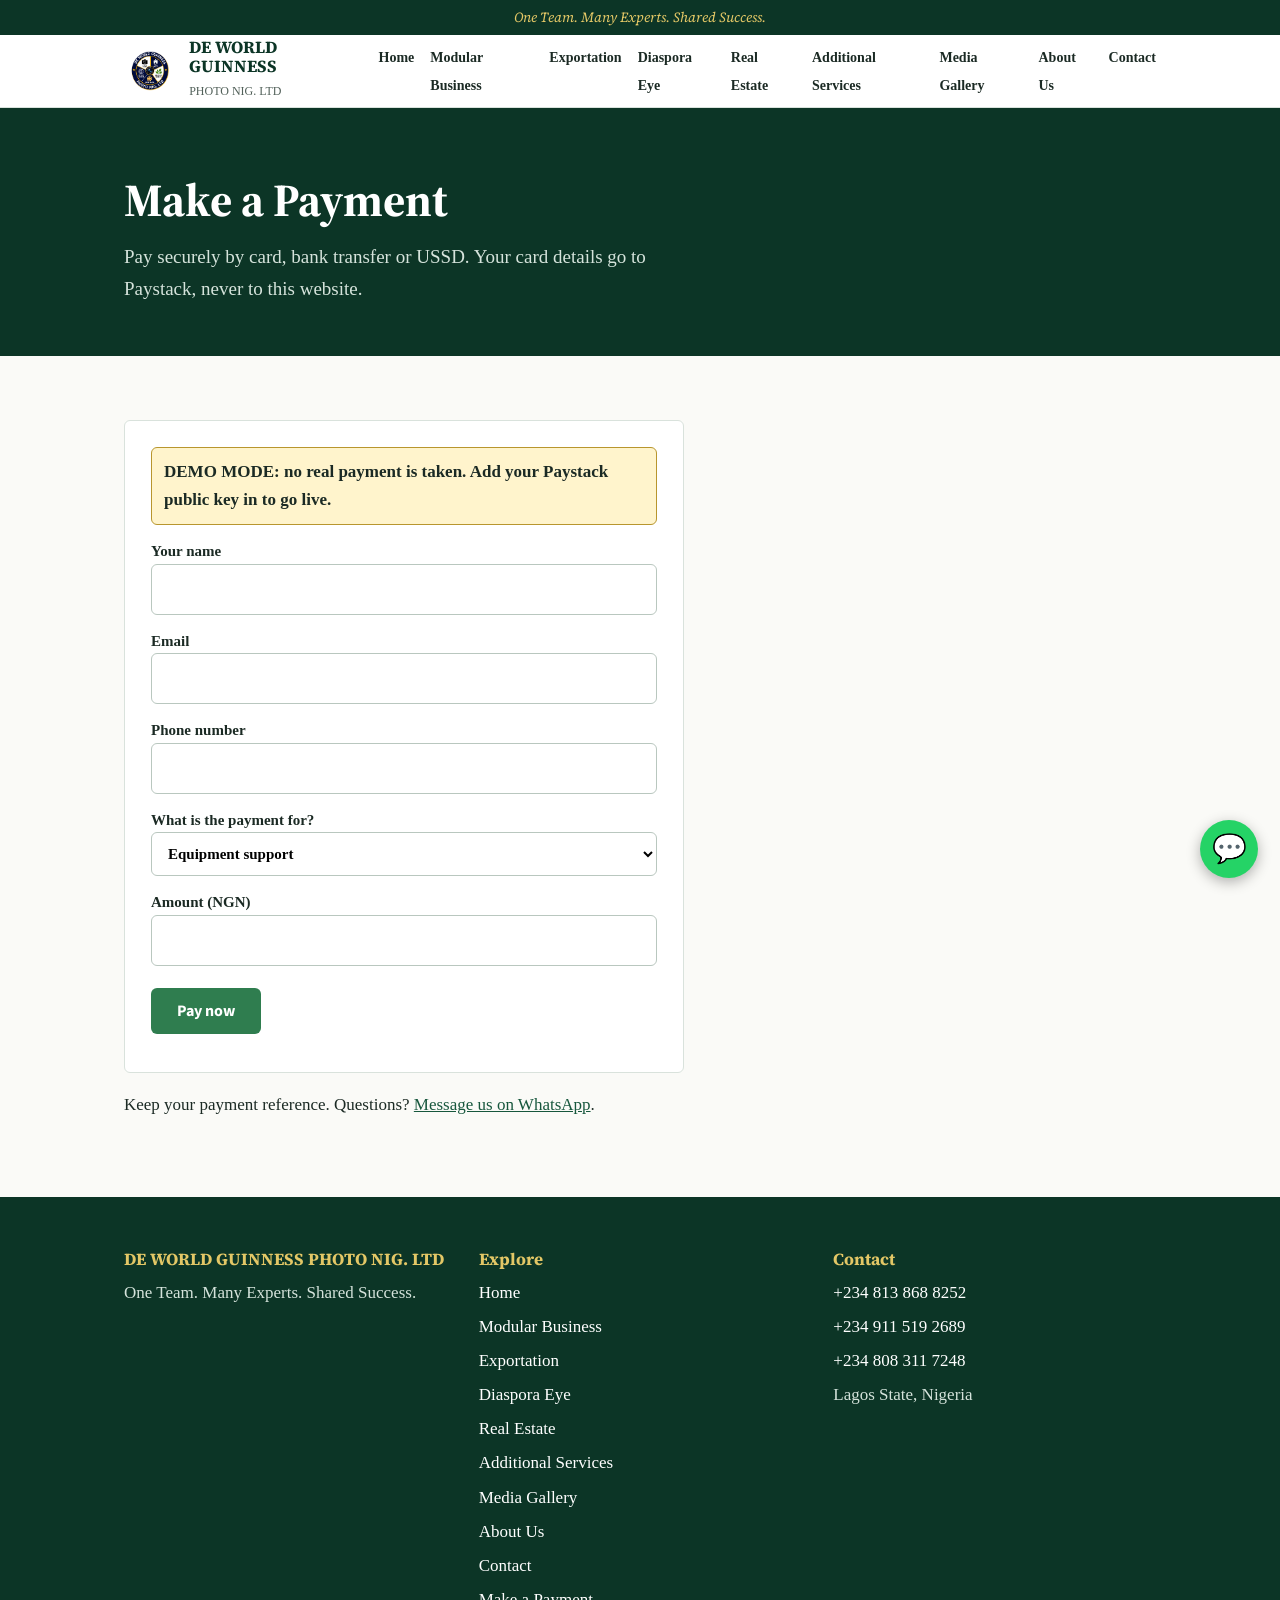
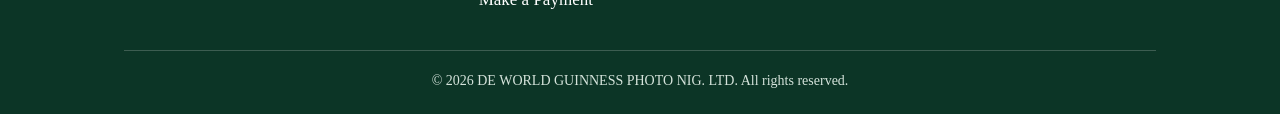
<file: payment.html>
<!DOCTYPE html>
<html lang="en">
<head>
<meta charset="UTF-8">
<meta name="viewport" content="width=device-width, initial-scale=1.0">
<title>Make a Payment | DE WORLD GUINNESS PHOTO NIG. LTD</title>
<meta name="description" content="Pay DE WORLD GUINNESS PHOTO NIG. LTD securely online with Paystack.">
<link rel="icon" href="images/logo.png">
<link rel="stylesheet" href="css/style.css">
<link rel="stylesheet" href="css/responsive.css">
</head>
<body>
<div id="site-header"></div>
<main>
<section class="page-hero"><div class="container"><h1>Make a Payment</h1><p>Pay securely by card, bank transfer or USSD. Your card details go to Paystack, never to this website.</p></div></section>
<section class="section"><div class="container"><div class="card" style="max-width:560px">
<form id="pay-form" novalidate>
<label>Your name<input id="pay-name" required></label>
<label>Email<input id="pay-email" type="email" required></label>
<label>Phone number<input id="pay-phone" type="tel"></label>
<label>What is the payment for?<select id="pay-for"><option>Equipment support</option><option>Property project</option><option>Photography or printing</option><option>Training</option><option>Other</option></select></label>
<label>Amount (NGN)<input id="pay-amount" type="number" min="100" required></label>
<button class="btn" type="submit">Pay now</button>
<p class="form-status" id="pay-status" role="status"></p>
</form></div>
<p style="margin-top:18px">Keep your payment reference. Questions? <a href="https://wa.me/2348138688252" target="_blank" rel="noopener">Message us on WhatsApp</a>.</p>
</div></section>
</main>
<div id="site-footer"></div>
<script src="js/navigation.js"></script>
<script src="js/script.js"></script>
<script src="https://js.paystack.co/v1/inline.js"></script>
<script src="js/payment.js"></script>
</body>
</html>
</file>
<file: css/style.css>
/* DE WORLD GUINNESS PHOTO NIG LTD - corporate green identity */
@import url("https://fonts.googleapis.com/css2?family=Source+Sans+3:wght@400;600;700&family=Source+Serif+4:ital,wght@0,600;0,700;1,400&display=swap");
:root{--g900:#0C3526;--g700:#17573D;--g500:#2F7D4F;--g100:#E6F0EA;--gold:#B8962E;--gold-l:#E3C766;--ink:#1B2A24;--muted:#52615A;--paper:#FAFAF7;--line:#D9E2DC;--r:6px;--serif:"Source Serif 4",Georgia,serif;--sans:"Source Sans 3",system-ui,-apple-system,"Segoe UI",Arial,sans-serif}
*{margin:0;padding:0;box-sizing:border-box}
html{scroll-behavior:smooth}
body{font-family:var(--saans);background:var(--paper);color:var(--ink);line-height:1.65;font-size:17px}
h1,h2,h3{font-family:var(--serif);line-height:1.2;color:var(--g900)}
img{max-width:100%;display:block}
a{color:var(--g700)}
:focus-visible{outline:3px solid var(--gold);outline-offset:2px}
.container{max-width:1080px;margin:0 auto;padding:0 24px}

/* header */
.site-header{background:#fff;border-bottom:1px solid var(--line);position:sticky;top:0;z-index:100}
#site-header{position:sticky;top:0;z-index:100}
section[id]{scroll-margin-top:110px}
.site-header .container{display:flex;align-items:center;justify-content:space-between;gap:16px;min-height:72px}
.brand{display:flex;align-items:center;gap:12px;text-decoration:none;color:var(--g900)}
.brand img{height:44px;width:auto}
.brand strong{display:block;font-family:var(--serif);font-size:17px;line-height:1.1}
.brand span{font-size:12px;color:var(--muted)}
.nav ul{list-style:none;display:flex;gap:16px}
.nav a{text-decoration:none;color:var(--ink);font-weight:600;font-size:14px;padding:6px 0;border-bottom:2px solid transparent}
.nav a:hover,.nav a[aria-current="page"]{border-color:var(--gold);color:var(--g700)}
.menu-toggle{display:none;background:none;border:1px solid var(--line);border-radius:var(--r);font-size:24px;line-height:1;padding:6px 12px;cursor:pointer;color:var(--g900)}

.tagline-bar{background:var(--g900);color:var(--gold-l);text-align:center;font-family:var(--serif);font-style:italic;font-size:14px;padding:6px 12px}

/* hero */
.hero{background:var(--g900);color:#fff;padding:84px 0 72px}
.hero h1{color:#fff;font-size:clamp(34px,6vw,60px);max-width:14ch}
.hero .tag{color:var(--gold-l);font-family:var(--serif);font-style:italic;font-size:20px;margin:18px 0 8px}
.hero .lead{max-width:56ch;color:#D5E3DB;font-size:19px}
.divisions{display:grid;grid-template-columns:1fr 1fr;gap:20px;margin-top:48px}
.division{background:var(--g700);border-top:4px solid var(--gold);padding:30px;border-radius:0 0 var(--r) var(--r)}
.division h2{color:#fff;font-size:26px;margin-bottom:6px}
.division p{color:#D5E3DB;margin-bottom:20px}
.page-hero{background:var(--g900);color:#fff;padding:64px 0 52px}
.page-hero h1{color:#fff;font-size:clamp(30px,5vw,46px);max-width:22ch}
.page-hero p{color:#D5E3DB;max-width:60ch;margin-top:14px;font-size:19px}

/* buttons */
.btn{display:inline-block;background:var(--g500);color:#fff;padding:12px 26px;border-radius:var(--r);font-weight:700;text-decoration:none;border:0;cursor:pointer;font-size:16px;font-family:var(--sans)}
.btn:hover{background:var(--g700)}
.btn-gold{background:var(--gold-l);color:var(--g900)}
.btn-gold:hover{background:#fff}

/* sections */
.section{padding:64px 0}
.section.alt{background:#fff;border-top:1px solid var(--line);border-bottom:1px solid var(--line)}
.section h2{font-size:30px;margin-bottom:16px}
.section>.container>p,.prose{max-width:68ch;margin-bottom:14px}
.cols{display:grid;grid-template-columns:repeat(auto-fit,minmax(240px,1fr));gap:20px;margin-top:24px}
.item{border-left:4px solid var(--g500);background:#fff;padding:18px 20px}
.alt .item{background:var(--paper)}
.item h3{font-size:19px;margin-bottom:6px}
.item p{color:var(--muted);font-size:16px}
.steps{list-style:none;counter-reset:s;margin-top:20px;max-width:68ch}
.steps li{counter-increment:s;padding:14px 0 14px 52px;position:relative;border-bottom:1px solid var(--line)}
.steps li::before{content:counter(s);position:absolute;left:0;top:12px;width:34px;height:34px;border-radius:50%;background:var(--g500);color:#fff;font-weight:700;display:grid;place-items:center}
.list{margin:12px 0 0 20px;max-width:68ch}
.list li{margin:6px 0}
.empty{border:2px dashed var(--line);background:#fff;border-radius:var(--r);padding:28px;color:var(--muted);margin-top:16px}
details{background:#fff;border:1px solid var(--line);border-radius:var(--r);padding:14px 18px;margin-top:10px;max-width:68ch}
summary{cursor:pointer;font-weight:700;color:var(--g900)}
details p{margin-top:8px;color:var(--muted)}
.cta{background:var(--g100);text-align:center;padding:56px 0}
.cta p{margin:8px auto 22px;max-width:52ch}

/* gallery */
.gallery-grid{display:grid;grid-template-columns:repeat(auto-fill,minmax(240px,1fr));gap:16px;margin-top:16px}
.gallery-grid img{width:100%;height:220px;object-fit:cover;border-radius:var(--r);cursor:zoom-in}
.lightbox{position:fixed;inset:0;background:rgba(0,0,0,.9);display:none;align-items:center;justify-content:center;z-index:999;padding:20px}
.lightbox.open{display:flex}
.lightbox img{max-width:100%;max-height:100%;border-radius:var(--r)}

/* forms + contact */
.two{display:grid;grid-template-columns:1fr 1fr;gap:32px;align-items:start}
.card{background:#fff;border:1px solid var(--line);border-radius:var(--r);padding:26px}
form label{display:block;font-weight:600;margin:14px 0 4px;font-size:15px}
form input,form select,form textarea{width:100%;padding:12px;border:1px solid #B9C7BF;border-radius:var(--r);font:inherit;background:#fff}
form button{margin-top:18px}
.form-status{margin-top:12px;color:var(--g700);font-weight:600}
.contact-list p{margin-bottom:14px}

/* footer */
.site-footer{background:var(--g900);color:#D5E3DB;padding:52px 0 22px}
.site-footer .grid{display:grid;grid-template-columns:repeat(auto-fit,minmax(220px,1fr));gap:32px}
.site-footer h3{color:var(--gold-l);font-size:17px;margin-bottom:10px}
.site-footer a{display:block;color:#fff;text-decoration:none;margin:6px 0}
.site-footer a:hover{color:var(--gold-l)}
.site-footer .copy{border-top:1px solid rgba(255,255,255,.2);margin-top:30px;padding-top:18px;font-size:14px;text-align:center}
.whatsapp{position:fixed;bottom:22px;right:22px;width:58px;height:58px;border-radius:50%;background:#25D366;color:#fff;font-size:28px;display:grid;place-items:center;text-decoration:none;box-shadow:0 4px 14px rgba(0,0,0,.3);z-index:90}
@media (prefers-reduced-motion:reduce){html{scroll-behavior:auto}}
</file>
<file: css/responsive.css>
@media (max-width:1100px){
 .menu-toggle{display:block}
 .nav{display:none;position:absolute;top:100%;left:0;right:0;background:#fff;border-bottom:1px solid var(--line);padding:8px 24px 16px}
 .nav.open{display:block}
 .nav ul{flex-direction:column;gap:0}
 .nav a{display:block;padding:12px 0;border-bottom:1px solid var(--line)}
}
@media (max-width:720px){
 .divisions,.two{grid-template-columns:1fr}
 .hero{padding:56px 0 48px}
 .section{padding:44px 0}
 body{font-size:16px}
}
</file>
